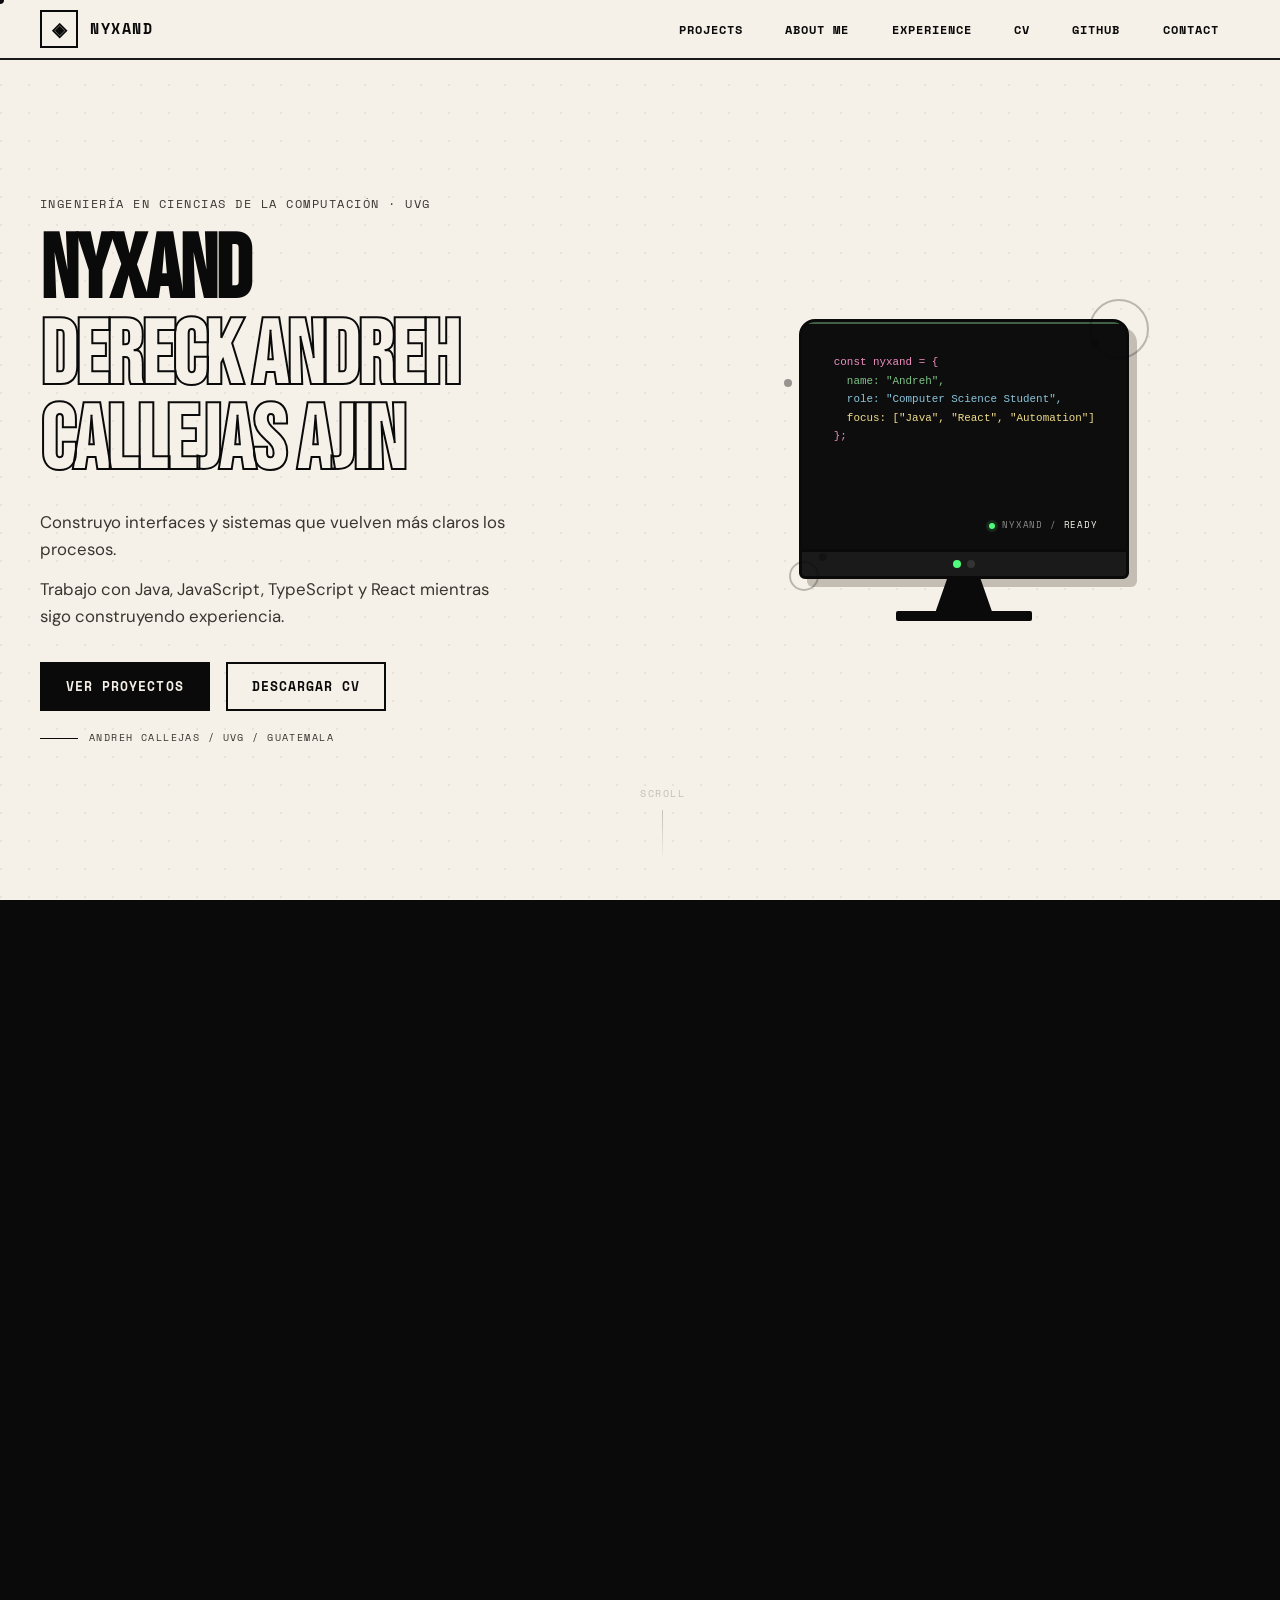
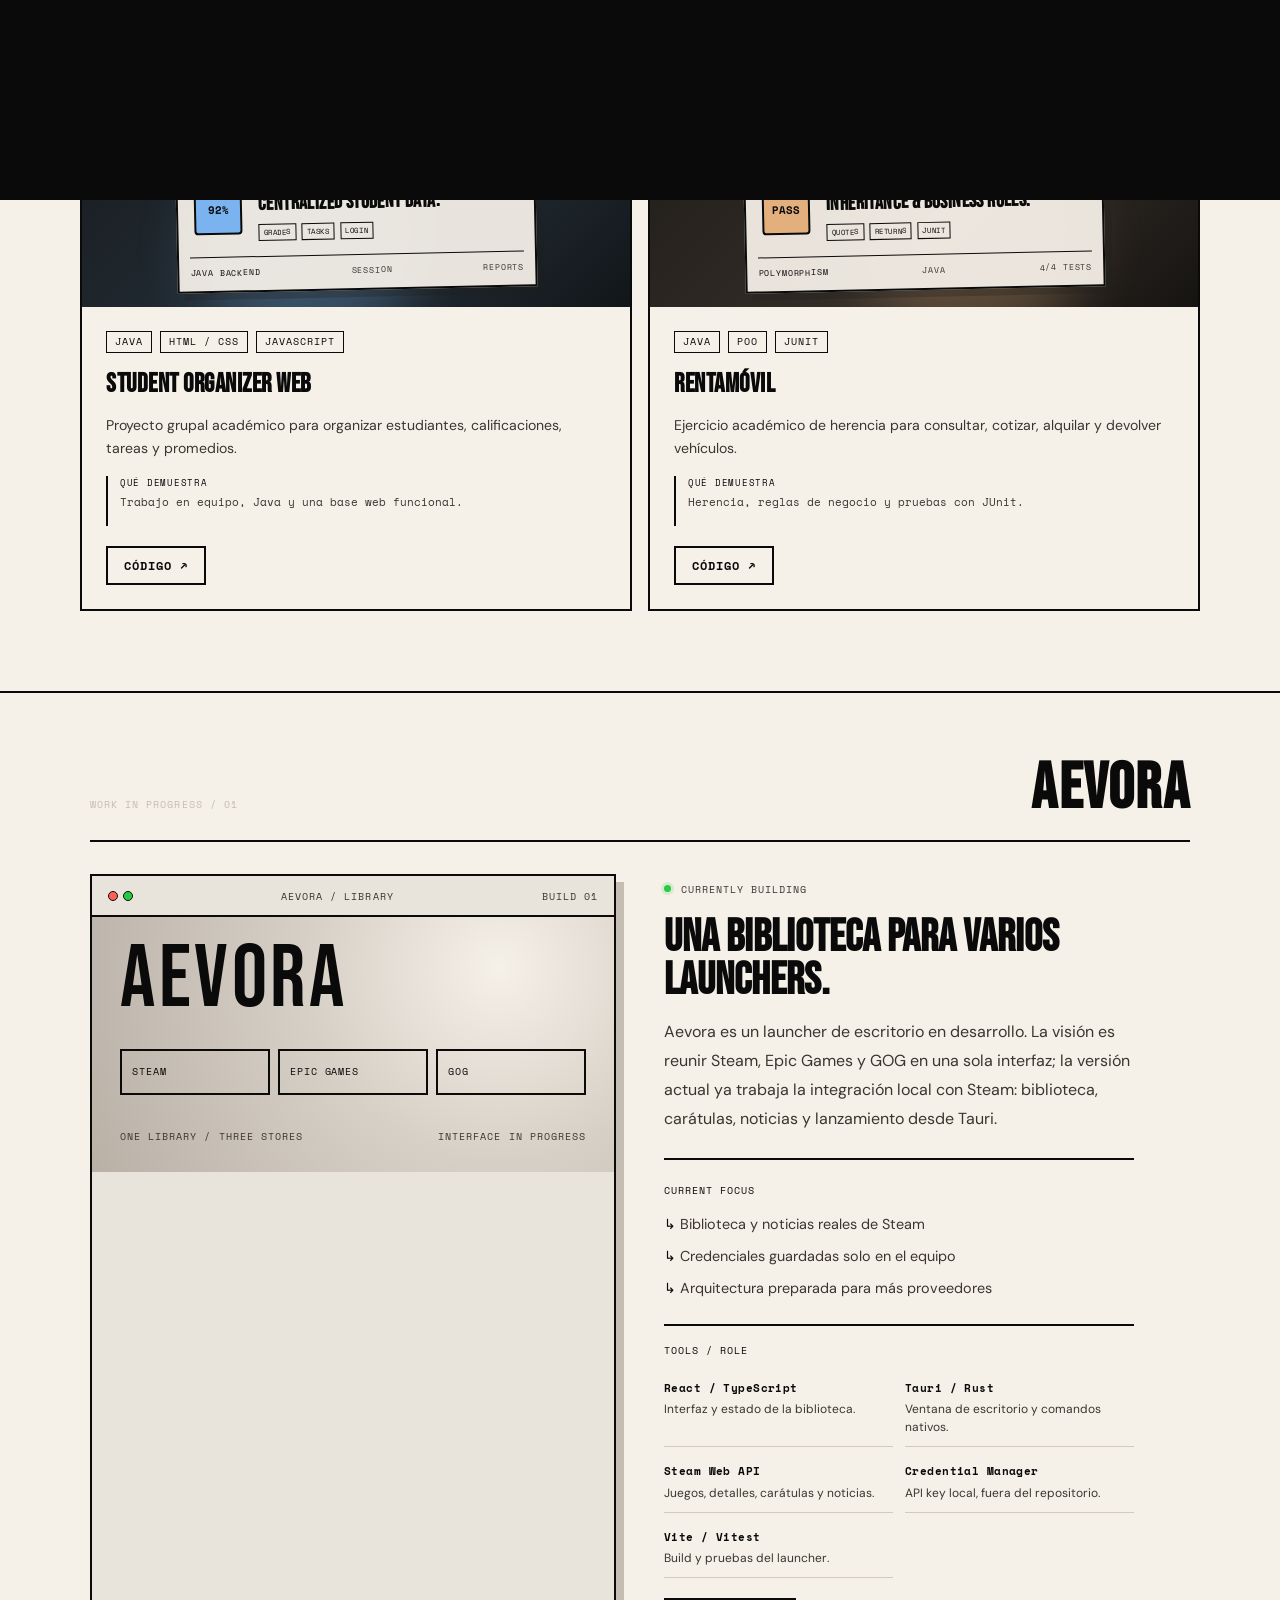
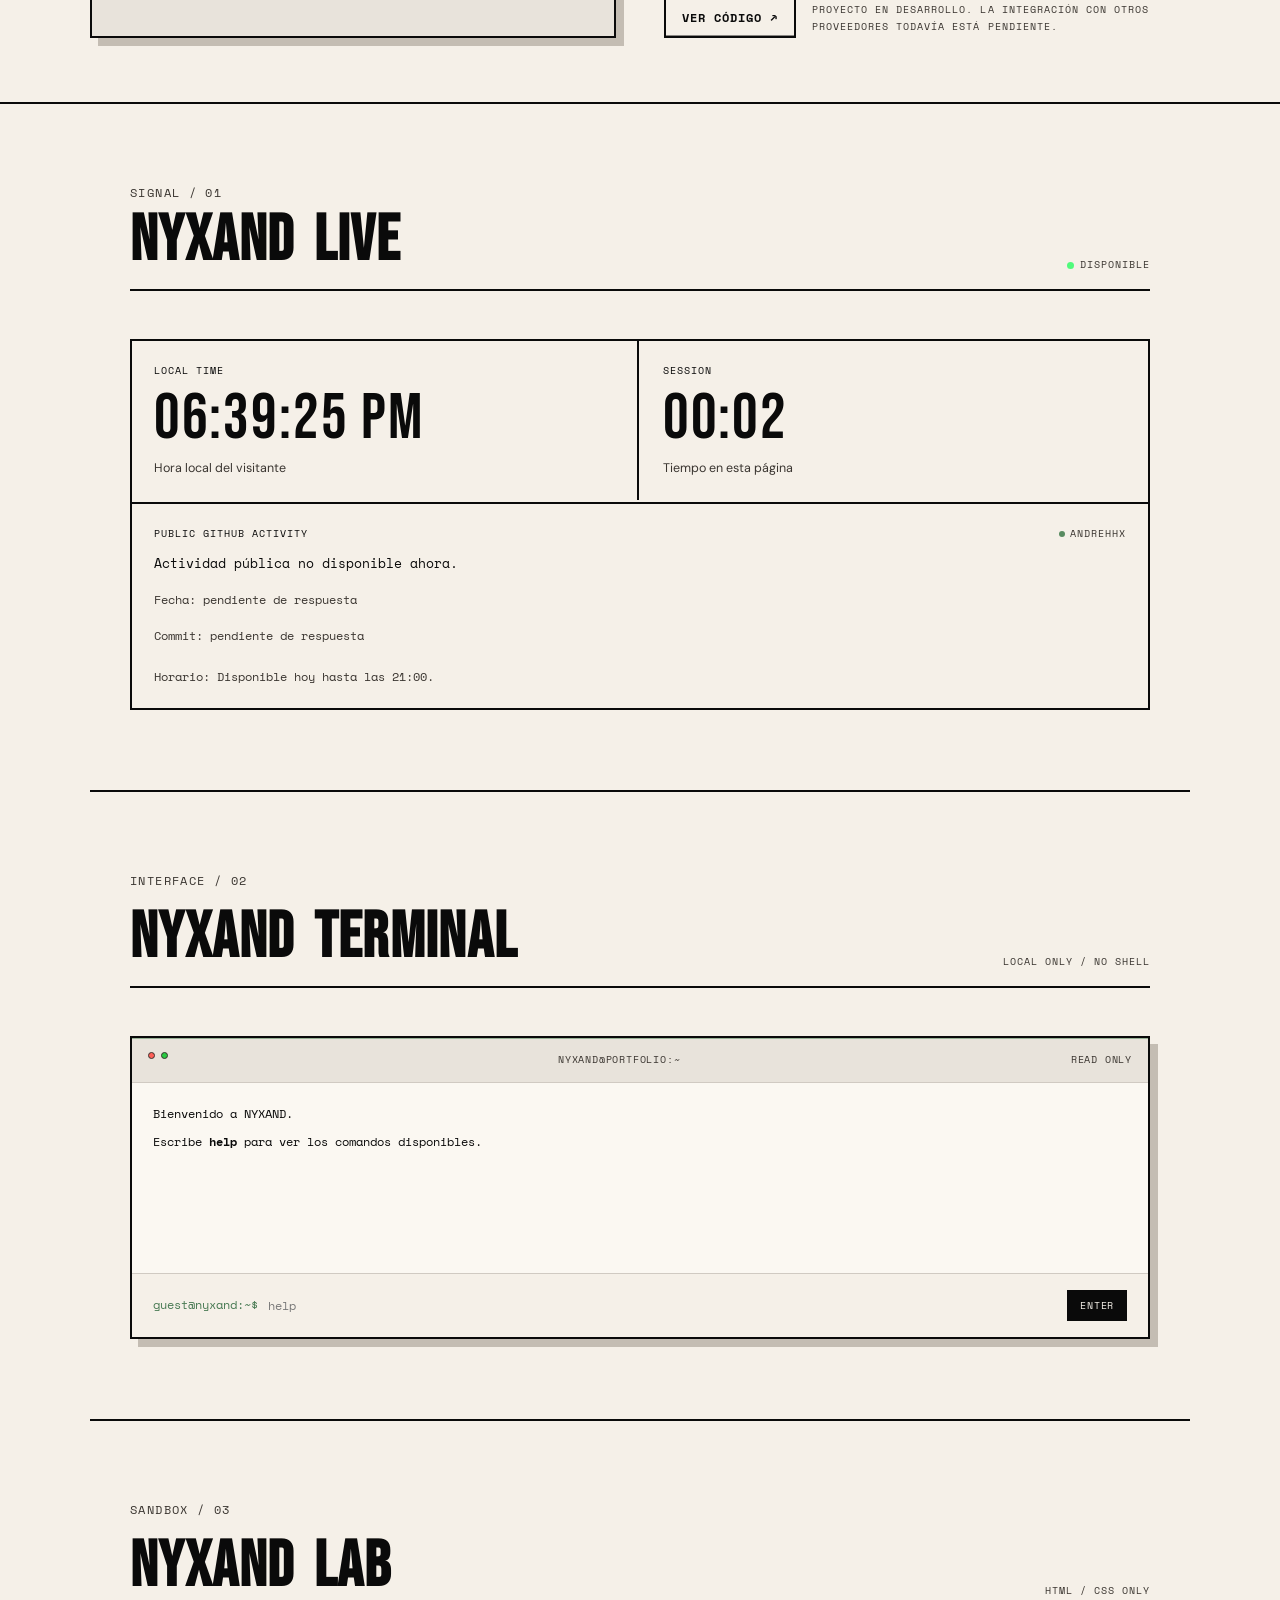
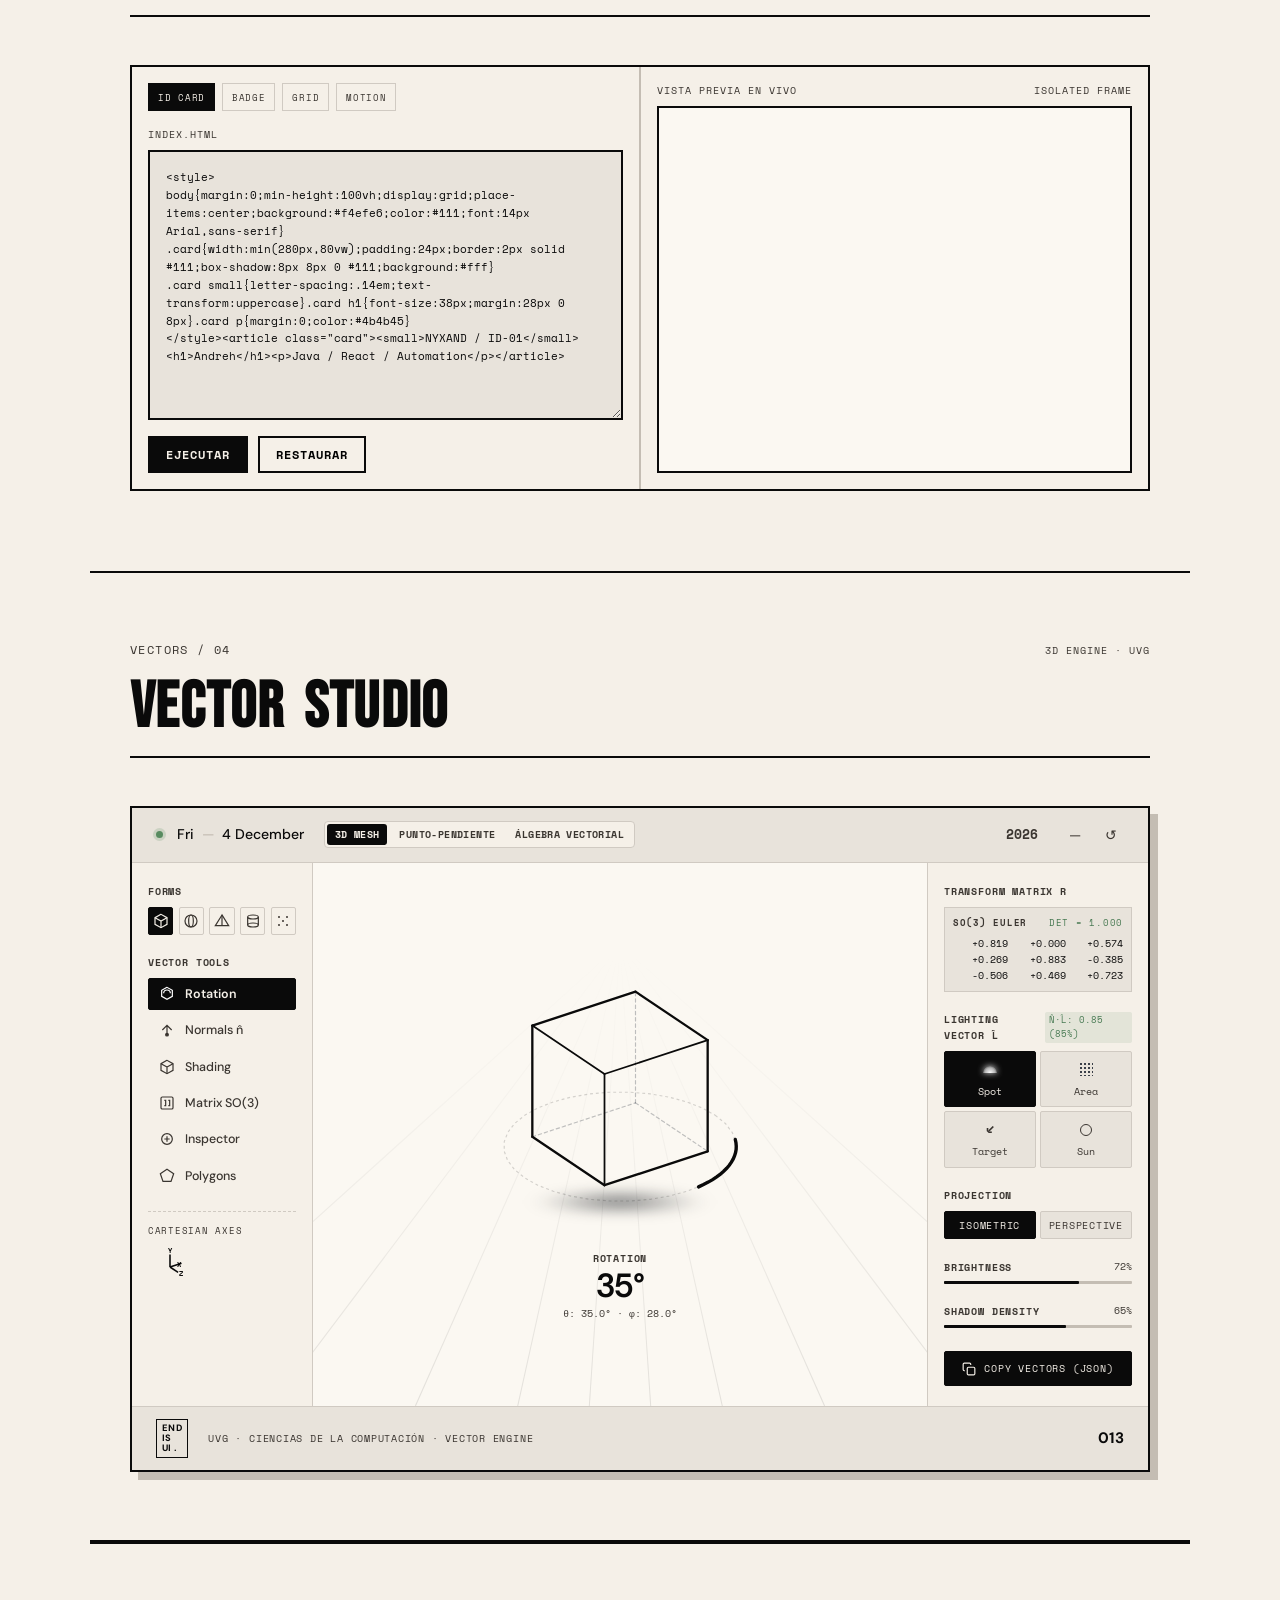
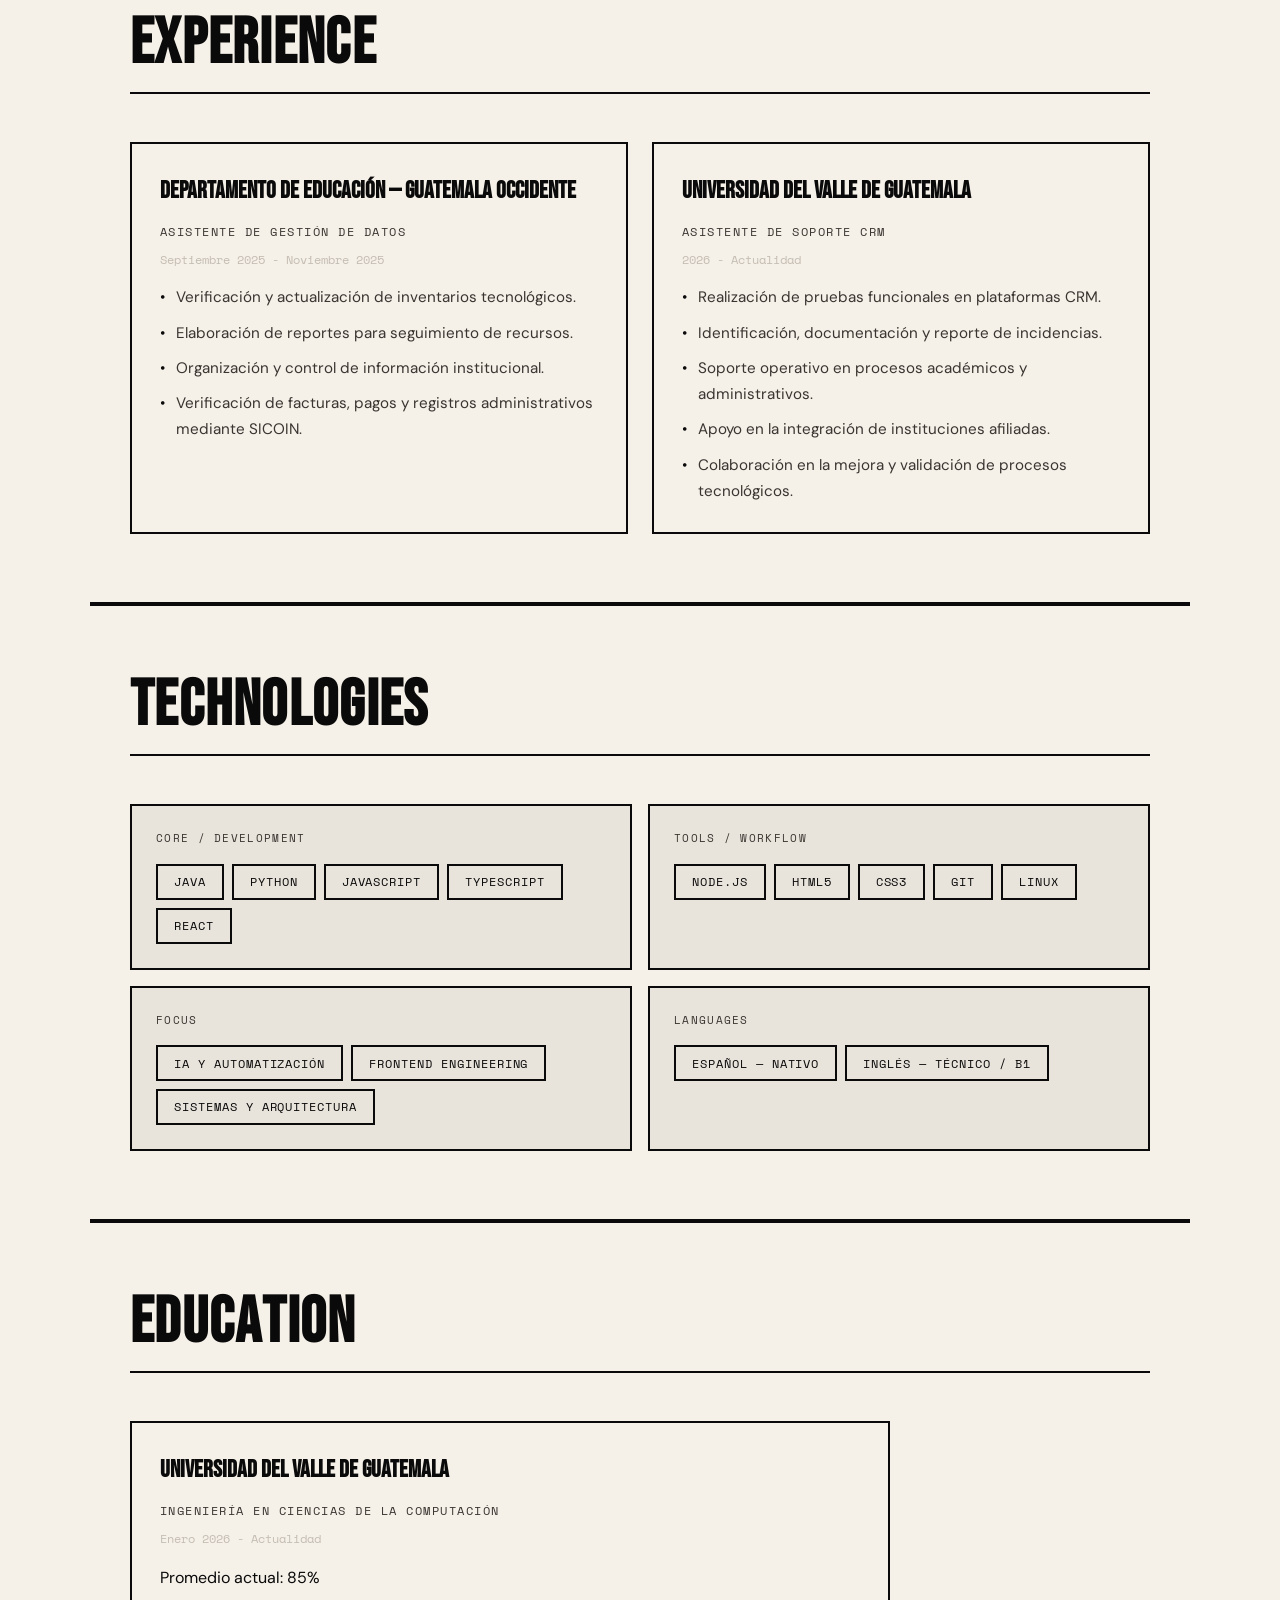
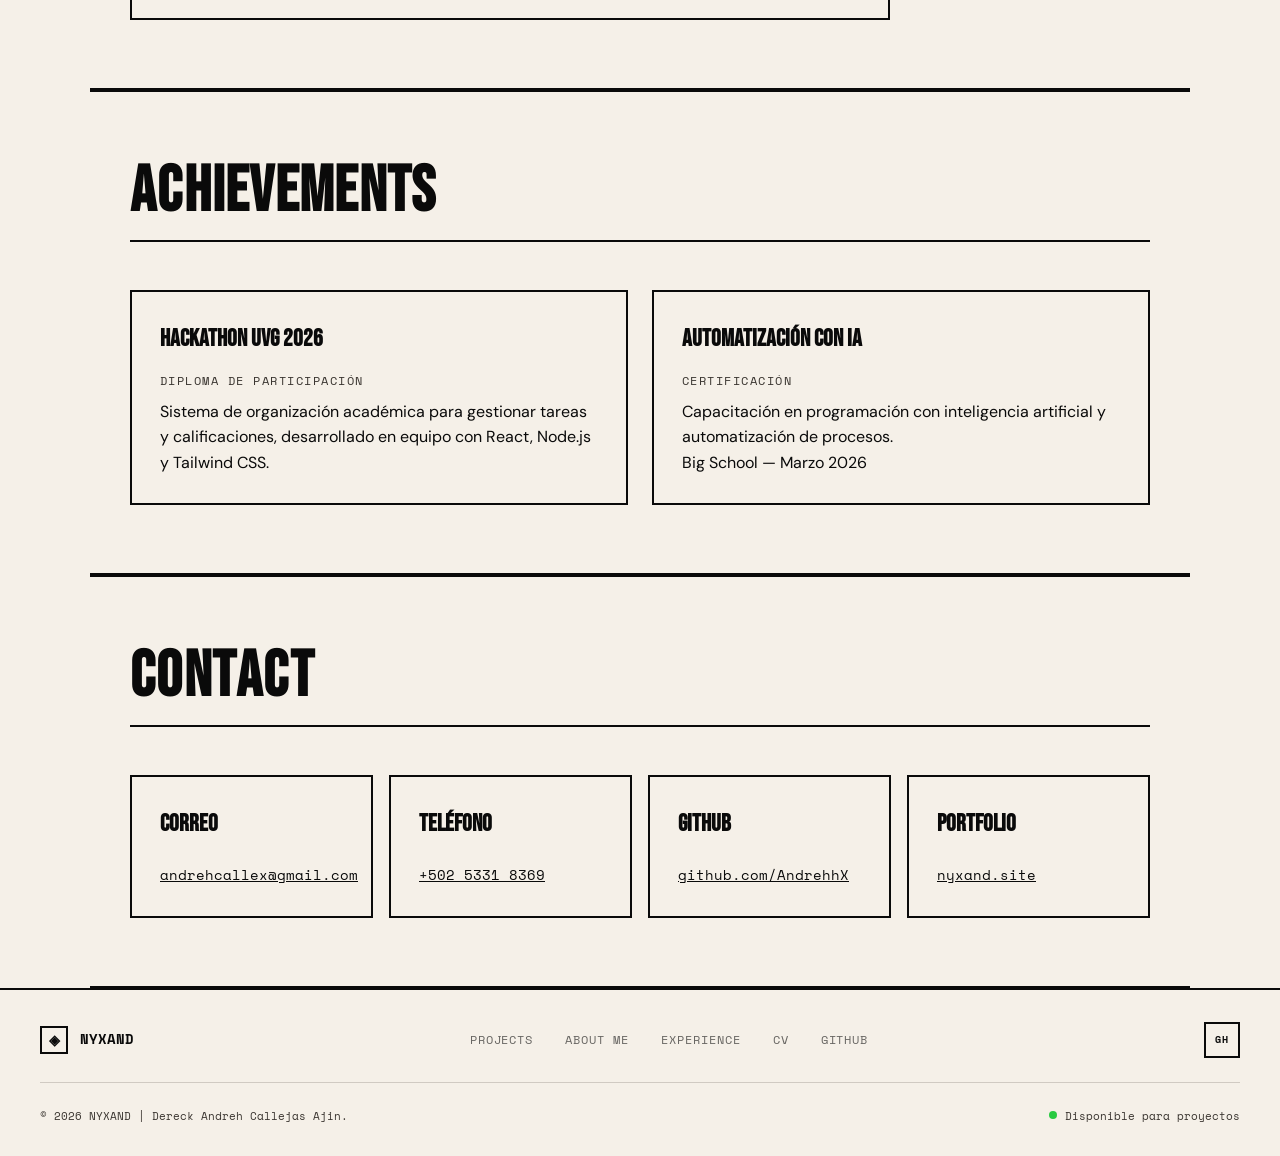
<file: index.html>
<!DOCTYPE html>
<html lang="es">
<head>
  <meta charset="UTF-8" />
  <meta name="viewport" content="width=device-width, initial-scale=1.0" />
  <title>NYXAND | Dereck Andreh Callejas Ajin</title>
  <link rel="icon" type="image/svg+xml" href="favicon.svg" />
  <meta name="description" content="Portafolio de Dereck Andreh Callejas Ajin, estudiante de Ingeniería en Ciencias de la Computación en UVG. Desarrollo de software y automatización." />
  <link rel="canonical" href="https://www.nyxand.site/" />
  <meta name="robots" content="index, follow" />
  <meta property="og:type" content="website" />
  <meta property="og:locale" content="es_GT" />
  <meta property="og:title" content="NYXAND | Dereck Andreh Callejas Ajin" />
  <meta property="og:description" content="Desarrollo de software y automatización." />
  <meta property="og:url" content="https://www.nyxand.site/" />
  <meta property="og:image" content="https://www.nyxand.site/og-image.svg" />
  <meta property="og:image:width" content="1200" />
  <meta property="og:image:height" content="630" />
  <meta name="twitter:card" content="summary" />
  <meta name="twitter:image" content="https://www.nyxand.site/og-image.svg" />
  <meta name="twitter:title" content="NYXAND | Dereck Andreh Callejas Ajin" />
  <meta name="twitter:description" content="Desarrollo de software y automatización." />
  <script type="application/ld+json">
  {
    "@context": "https://schema.org",
    "@type": "Person",
    "name": "Dereck Andreh Callejas Ajin",
    "url": "https://www.nyxand.site/",
    "sameAs": ["https://github.com/AndrehhX"],
    "jobTitle": "Computer Science Student",
    "affiliation": {
      "@type": "CollegeOrUniversity",
      "name": "Universidad del Valle de Guatemala"
    }
  }
  </script>
  <link rel="stylesheet" href="css/style.css" />
  <link rel="preconnect" href="https://fonts.googleapis.com" />
  <link rel="preconnect" href="https://fonts.gstatic.com" crossorigin />
  <link href="https://fonts.googleapis.com/css2?family=Space+Mono:ital,wght@0,400;0,700;1,400&family=Bebas+Neue&family=DM+Sans:wght@300;400;500;700&display=swap" rel="stylesheet" />
</head>
<body>

  <div class="site-loader" id="siteLoader" role="status" aria-label="Cargando NYXAND">
    <div class="loader-grid" aria-hidden="true"></div>
    <div class="loader-inner">
      <span class="loader-mark" aria-hidden="true">◈</span>
      <span class="loader-word">NYXAND</span>
      <div class="loader-rule" aria-hidden="true"><span id="loaderProgress"></span></div>
      <span class="loader-meta">DERECK ANDREH CALLEJAS / 2026</span>
    </div>
  </div>

  <!-- NAVBAR -->
  <nav class="navbar" id="navbar">
    <a href="#" class="nav-logo" aria-label="NYXAND Inicio">
      <div class="logo-box">
        <span class="logo-icon">◈</span>
      </div>
      <div class="nav-brand">
        <span class="brand-name">NYXAND</span>
      </div>
    </a>
    <ul class="nav-links">
      <li><a href="#projects" class="nav-link">Projects</a></li>
      <li><a href="pages/about.html" class="nav-link">About me</a></li>
      <li><a href="#experience" class="nav-link">Experience</a></li>
      <li><a href="CV/cv-andreh-callejas.pdf" target="_blank" rel="noopener noreferrer" class="nav-link" download>CV</a></li>
      <li><a href="https://github.com/AndrehhX" target="_blank" rel="noopener noreferrer" class="nav-link">GitHub</a></li>
      <li><a href="#contact" class="nav-link">Contact</a></li>
    </ul>
    <button class="hamburger" id="hamburger" aria-label="Menú" aria-expanded="false">
      <span></span><span></span><span></span>
    </button>
  </nav>

  <!-- MOBILE MENU -->
  <div class="mobile-menu" id="mobileMenu">
    <ul>
      <li><a href="#projects">Projects</a></li>
      <li><a href="pages/about.html">About me</a></li>
      <li><a href="#experience">Experience</a></li>
      <li><a href="CV/cv-andreh-callejas.pdf" target="_blank" rel="noopener noreferrer" download>CV</a></li>
      <li><a href="https://github.com/AndrehhX" target="_blank" rel="noopener noreferrer">GitHub</a></li>
      <li><a href="#contact">Contact</a></li>
    </ul>
  </div>

  <!-- HERO -->
  <section class="hero" id="hero">
    <div class="hero-content">
      <div class="hero-text">
        <p class="hero-eyebrow hero-reveal hero-reveal--1">Ingeniería en Ciencias de la Computación · UVG</p>
        <h1 class="hero-title hero-reveal hero-reveal--2">
          <span class="line">NYXAND</span>
          <span class="line accent">Dereck Andreh Callejas Ajin</span>
        </h1>
        <p class="hero-desc hero-reveal hero-reveal--3">
          Construyo interfaces y sistemas que vuelven más claros los procesos.
        </p>
        <p class="hero-desc hero-reveal hero-reveal--3">
          Trabajo con Java, JavaScript, TypeScript y React mientras sigo construyendo experiencia.
        </p>
        <div class="hero-ctas hero-reveal hero-reveal--4">
          <a href="#projects" class="btn btn-primary">Ver Proyectos</a>
          <a href="CV/cv-andreh-callejas.pdf" download class="btn btn-outline">Descargar CV</a>
        </div>
        <p class="hero-signature hero-reveal hero-reveal--5">ANDREH CALLEJAS / UVG / GUATEMALA</p>
      </div>
      <div class="hero-illustration hero-reveal hero-reveal--visual">
        <div class="monitor-wrapper" id="heroMonitor" role="button" tabindex="0" aria-expanded="false" aria-label="Abrir monitor NYXAND">
          <div class="monitor">
            <div class="monitor-screen">
              <pre class="monitor-code" aria-label="Fragmento de código de NYXAND"><code><span class="code-line code-keyword">const nyxand = {</span><span class="code-line code-property">  name: "Andreh",</span><span class="code-line code-property">  role: "Computer Science Student",</span><span class="code-line code-property">  focus: ["Java", "React", "Automation"]</span><span class="code-line code-keyword">};</span></code></pre>
              <div class="hero-signal" id="heroSignal" data-state="building" aria-live="polite">
                <span class="hero-signal-dot" aria-hidden="true"></span>
                <span>NYXAND / <strong data-signal-label>BUILDING</strong></span>
              </div>
            </div>
            <div class="monitor-chin">
              <div class="monitor-dot"></div>
              <div class="monitor-dot"></div>
            </div>
          </div>
          <div class="monitor-stand"></div>
          <div class="monitor-base"></div>
          <div class="deco-circle c1"></div>
          <div class="deco-circle c2"></div>
          <div class="deco-dot d1"></div>
          <div class="deco-dot d2"></div>
          <div class="deco-dot d3"></div>
        </div>
      </div>
    </div>
    <div class="scroll-indicator hero-reveal hero-reveal--6">
      <span>Scroll</span>
      <div class="scroll-line"></div>
    </div>
  </section>


  <!-- PROJECTS -->
  <section class="projects-section" id="projects">
    <div class="section-header">
      <h2 class="section-title reveal">Selected work</h2>
    </div>
    <div class="projects-grid">

      <article class="project-card project-card--orunei reveal-card" data-index="0">
        <div class="card-topbar">
          <span class="card-dots"><i></i><i></i></span>
          <span class="card-filename">orunei / social-anime</span>
          <span class="card-status">LIVE</span>
        </div>
        <div class="card-img-wrap">
          <div class="card-img orunei-visual">
            <div class="orunei-glow" aria-hidden="true"></div>
            <div class="orunei-window">
              <div class="orunei-window-top">
                <span>ORUNEI</span>
                <span>ANIME / SOCIAL</span>
              </div>
              <div class="orunei-window-body">
                <div class="orunei-avatar" aria-hidden="true">◈</div>
                <div class="orunei-copy">
                  <span>DISCOVER / ANIMELIST</span>
                  <strong>Find your next story.</strong>
                  <div class="orunei-tags"><i>LIST</i><i>NEWS</i><i>PROFILE</i></div>
                </div>
              </div>
              <div class="orunei-window-nav"><span>HOME</span><span>CATALOG</span><span>PROFILE</span></div>
            </div>
          </div>
        </div>
        <div class="card-body">
          <div class="card-tags">
            <span class="tag">React</span>
            <span class="tag">Supabase</span>
            <span class="tag">AniList</span>
          </div>
          <h3 class="card-title">Orunei</h3>
          <p class="card-desc">Plataforma social para descubrir anime, organizar tu AnimeList y compartir una identidad visual.</p>
          <p class="project-proof"><span>Qué demuestra</span> Producto funcional con catálogo live, recomendaciones, perfiles privados y capa social.</p>
          <div class="card-actions">
            <a href="https://github.com/AndrehhX/orunei" target="_blank" rel="noopener noreferrer" class="btn btn-sm">Código ↗</a>
            <a href="https://orunei.fun" target="_blank" rel="noopener noreferrer" class="btn btn-sm btn-outline">Demo en vivo ↗</a>
          </div>
        </div>
      </article>

      <article class="project-card reveal-card" data-index="1">
        <div class="card-topbar">
          <span class="card-dots"><i></i><i></i></span>
          <span class="card-filename">mono-motion</span>
        </div>
        <div class="card-img-wrap">
          <div class="card-img motion-visual">
            <div class="motion-glow" aria-hidden="true"></div>
            <div class="project-mini-window">
              <div class="mini-window-top">
                <span>MONO-MOTION</span>
                <span>KINETIC / GSAP</span>
              </div>
              <div class="mini-window-body">
                <div class="mini-avatar" aria-hidden="true">60fps</div>
                <div class="mini-copy">
                  <span>EDITORIAL / INTERFACE</span>
                  <strong>Fluid typography in motion.</strong>
                  <div class="mini-tags"><i>EASING</i><i>STAGGER</i><i>SCROLL</i></div>
                </div>
              </div>
              <div class="mini-window-nav"><span>TRANSITIONS</span><span>REACT + TS</span><span>SPRING</span></div>
            </div>
          </div>
        </div>
        <div class="card-body">
          <div class="card-tags">
            <span class="tag">React</span>
            <span class="tag">TypeScript</span>
            <span class="tag">GSAP</span>
          </div>
          <h3 class="card-title">Mono Motion</h3>
          <p class="card-desc">Experimento editorial de frontend con tipografía, composición y transiciones interactivas.</p>
          <p class="project-proof"><span>Qué demuestra</span> Composición de interfaz y control del movimiento.</p>
          <div class="card-actions">
            <a href="https://github.com/AndrehhX/mono-motion" target="_blank" rel="noopener noreferrer" class="btn btn-sm">Código ↗</a>
          </div>
        </div>
      </article>

      <article class="project-card reveal-card" data-index="2">
        <div class="card-topbar">
          <span class="card-dots"><i></i><i></i></span>
          <span class="card-filename">student-organizer-web</span>
        </div>
        <div class="card-img-wrap">
          <div class="card-img student-visual">
            <div class="student-glow" aria-hidden="true"></div>
            <div class="project-mini-window">
              <div class="mini-window-top">
                <span>STUDENT-ORG</span>
                <span>DASHBOARD / ACADEMIC</span>
              </div>
              <div class="mini-window-body">
                <div class="mini-avatar" aria-hidden="true">92%</div>
                <div class="mini-copy">
                  <span>METRICS / WORKFLOW</span>
                  <strong>Centralized student data.</strong>
                  <div class="mini-tags"><i>GRADES</i><i>TASKS</i><i>LOGIN</i></div>
                </div>
              </div>
              <div class="mini-window-nav"><span>JAVA BACKEND</span><span>SESSION</span><span>REPORTS</span></div>
            </div>
          </div>
        </div>
        <div class="card-body">
          <div class="card-tags">
            <span class="tag">Java</span>
            <span class="tag">HTML / CSS</span>
            <span class="tag">JavaScript</span>
          </div>
          <h3 class="card-title">Student Organizer Web</h3>
          <p class="card-desc">Proyecto grupal académico para organizar estudiantes, calificaciones, tareas y promedios.</p>
          <p class="project-proof"><span>Qué demuestra</span> Trabajo en equipo, Java y una base web funcional.</p>
          <div class="card-actions">
            <a href="https://github.com/AndrehhX/Student-Organizer-Web" target="_blank" rel="noopener noreferrer" class="btn btn-sm">Código ↗</a>
          </div>
        </div>
      </article>

      <article class="project-card reveal-card" data-index="3">
        <div class="card-topbar">
          <span class="card-dots"><i></i><i></i></span>
          <span class="card-filename">poo-ejercicio-4-rentamovil</span>
        </div>
        <div class="card-img-wrap">
          <div class="card-img renta-visual">
            <div class="renta-glow" aria-hidden="true"></div>
            <div class="project-mini-window">
              <div class="mini-window-top">
                <span>RENTAMOVIL</span>
                <span>POO / JUNIT</span>
              </div>
              <div class="mini-window-body">
                <div class="mini-avatar" aria-hidden="true">PASS</div>
                <div class="mini-copy">
                  <span>VEHICLE RENTAL / ENGINE</span>
                  <strong>Inheritance &amp; business rules.</strong>
                  <div class="mini-tags"><i>QUOTES</i><i>RETURNS</i><i>JUNIT</i></div>
                </div>
              </div>
              <div class="mini-window-nav"><span>POLYMORPHISM</span><span>JAVA</span><span>4/4 TESTS</span></div>
            </div>
          </div>
        </div>
        <div class="card-body">
          <div class="card-tags">
            <span class="tag">Java</span>
            <span class="tag">POO</span>
            <span class="tag">JUnit</span>
          </div>
          <h3 class="card-title">RentaMóvil</h3>
          <p class="card-desc">Ejercicio académico de herencia para consultar, cotizar, alquilar y devolver vehículos.</p>
          <p class="project-proof"><span>Qué demuestra</span> Herencia, reglas de negocio y pruebas con JUnit.</p>
          <div class="card-actions">
            <a href="https://github.com/AndrehhX/POO-Ejercicio-4-RentaMovil" target="_blank" rel="noopener noreferrer" class="btn btn-sm">Código ↗</a>
          </div>
        </div>
      </article>

    </div>
  </section>

  <!-- WORK IN PROGRESS -->
  <section class="work-in-progress" id="work-in-progress">
    <div class="section-header wip-header">
      <p class="wip-kicker reveal">Work in progress / 01</p>
      <h2 class="section-title reveal">AEVORA</h2>
    </div>
    <div class="wip-layout">
      <div class="wip-visual reveal" aria-label="Vista previa visual de Aevora">
        <div class="wip-window">
          <div class="wip-window-bar">
            <span class="card-dots"><i></i><i></i></span>
            <span>aevora / library</span>
            <span>BUILD 01</span>
          </div>
          <div class="wip-window-body">
            <div class="wip-wordmark">AEVORA</div>
            <div class="wip-library-grid">
              <span>STEAM</span>
              <span>EPIC GAMES</span>
              <span>GOG</span>
            </div>
            <div class="wip-window-footer">
              <span>ONE LIBRARY / THREE STORES</span>
              <span>INTERFACE IN PROGRESS</span>
            </div>
          </div>
        </div>
      </div>
      <div class="wip-copy reveal">
        <div class="wip-status"><span class="build-pulse"></span> Currently building</div>
        <h3>Una biblioteca para varios launchers.</h3>
        <p>Aevora es un launcher de escritorio en desarrollo. La visión es reunir Steam, Epic Games y GOG en una sola interfaz; la versión actual ya trabaja la integración local con Steam: biblioteca, carátulas, noticias y lanzamiento desde Tauri.</p>
        <div class="wip-focus">
          <span>Current focus</span>
          <ul>
            <li>Biblioteca y noticias reales de Steam</li>
            <li>Credenciales guardadas solo en el equipo</li>
            <li>Arquitectura preparada para más proveedores</li>
          </ul>
        </div>
        <div class="wip-stack">
          <span class="wip-stack-label">Tools / role</span>
          <div class="wip-stack-grid">
            <div class="wip-stack-item"><strong>React / TypeScript</strong><span>Interfaz y estado de la biblioteca.</span></div>
            <div class="wip-stack-item"><strong>Tauri / Rust</strong><span>Ventana de escritorio y comandos nativos.</span></div>
            <div class="wip-stack-item"><strong>Steam Web API</strong><span>Juegos, detalles, carátulas y noticias.</span></div>
            <div class="wip-stack-item"><strong>Credential Manager</strong><span>API key local, fuera del repositorio.</span></div>
            <div class="wip-stack-item"><strong>Vite / Vitest</strong><span>Build y pruebas del launcher.</span></div>
          </div>
        </div>
        <div class="wip-actions">
          <a class="btn btn-sm btn-outline" href="https://github.com/AndrehhX/Aevora" target="_blank" rel="noreferrer">Ver código ↗</a>
          <p class="wip-note">Proyecto en desarrollo. La integración con otros proveedores todavía está pendiente.</p>
        </div>
      </div>
    </div>
  </section>

  <!-- LIVE STATUS -->
  <section class="live-status-section" id="live-status" data-state="loading">
    <div class="section-header status-header">
      <div>
        <p class="section-label">Signal / 01</p>
        <h2 class="section-title reveal">NYXAND live</h2>
      </div>
      <span class="status-state" data-status-label>Checking schedule</span>
    </div>
    <div class="status-grid">
      <article class="status-card status-card--1 reveal-card">
        <span class="status-kicker">Local time</span>
        <strong id="localTime">--:--:--</strong>
        <span>Hora local del visitante</span>
      </article>
      <article class="status-card status-card--2 reveal-card">
        <span class="status-kicker">Session</span>
        <strong id="pageTime">00:00</strong>
        <span>Tiempo en esta página</span>
      </article>
      <article class="status-card status-card-wide status-card--3 reveal-card">
        <div class="status-card-heading">
          <span class="status-kicker">Public GitHub activity</span>
          <span class="status-signal"><i></i> AndrehhX</span>
        </div>
        <p id="githubActivity">Consultando actividad pública…</p>
        <p id="githubEventTime" class="status-meta">Fecha del evento: consultando…</p>
        <p id="githubEventMessage" class="status-meta">Commit: consultando…</p>
        <p id="availabilityStatus" class="status-availability" aria-live="polite">Horario: consultando disponibilidad...</p>
      </article>
    </div>
  </section>

  <!-- NYXAND TERMINAL -->
  <section class="terminal-section" id="nyxand-terminal">
    <div class="section-header terminal-header">
      <div>
        <p class="section-label">Interface / 02</p>
        <h2 class="section-title reveal">NYXAND terminal</h2>
      </div>
      <span class="terminal-note">local only / no shell</span>
    </div>
    <div class="terminal-window">
      <div class="terminal-bar">
        <span class="card-dots"><i></i><i></i></span>
        <span>nyxand@portfolio:~</span>
        <span>read only</span>
      </div>
      <div class="terminal-output" id="terminalOutput" aria-live="polite" role="log">
        <p>Bienvenido a NYXAND.</p>
        <p>Escribe <strong>help</strong> para ver los comandos disponibles.</p>
      </div>
      <form class="terminal-form" id="terminalForm">
        <label for="terminalInput">guest@nyxand:~$</label>
        <input id="terminalInput" name="command" type="text" maxlength="80" autocomplete="off" spellcheck="false" aria-label="Comando de terminal" placeholder="help" />
        <button type="submit" class="terminal-submit">Enter</button>
      </form>
    </div>
  </section>

  <!-- NYXAND LABORATORY -->
  <section class="lab-section" id="nyxand-lab">
    <div class="section-header lab-header">
      <div>
        <p class="section-label">Sandbox / 03</p>
        <h2 class="section-title reveal">NYXAND lab</h2>
      </div>
      <span class="lab-note">HTML / CSS only</span>
    </div>
    <div class="lab-layout">
      <div class="lab-editor-panel">
        <div class="lab-tabs" role="tablist" aria-label="Ejemplos del laboratorio">
          <button type="button" class="lab-tab is-active" data-starter="card">ID CARD</button>
          <button type="button" class="lab-tab" data-starter="badge">BADGE</button>
          <button type="button" class="lab-tab" data-starter="grid">GRID</button>
          <button type="button" class="lab-tab" data-starter="motion">MOTION</button>
        </div>
        <label class="lab-editor-label" for="labEditor">index.html</label>
        <textarea id="labEditor" spellcheck="false" aria-label="Editor HTML y CSS"></textarea>
        <div class="lab-actions">
          <button type="button" class="btn btn-sm btn-primary" id="labRun">Ejecutar</button>
          <button type="button" class="btn btn-sm btn-outline" id="labReset">Restaurar</button>
        </div>
      </div>
      <div class="lab-preview-panel">
        <div class="lab-preview-topline">
          <span>Vista previa en vivo</span>
          <span>isolated frame</span>
        </div>
        <iframe id="labPreview" title="Vista previa del laboratorio NYXAND" sandbox></iframe>
      </div>
    </div>
  </section>

  <!-- NYXAND 3D VECTOR STUDIO -->
  <section class="vector-studio-section" id="vector-studio">
    <div class="section-header vector-header">
      <div>
        <p class="section-label">Vectors / 04</p>
        <h2 class="section-title reveal">Vector studio</h2>
      </div>
      <span class="vector-note">3D engine · UVG</span>
    </div>

    <div class="vector-window" id="vectorWindow">
      <!-- Window Top Header Bar -->
      <header class="v-header">
        <div class="v-header-left">
          <span class="v-status-dot" aria-hidden="true"></span>
          <div class="v-date" id="vDateDisplay"><span id="vDayName">Fri</span> <span class="v-dash">—</span> <span id="vDateStr">23 October</span></div>
          <div class="v-mode-tabs" role="tablist" aria-label="Modos Vector Studio">
            <button type="button" class="v-mode-tab is-active" data-mode="3d-mesh" data-vmode="3d-mesh" role="tab" aria-selected="true">3D Mesh</button>
            <button type="button" class="v-mode-tab" data-mode="line-slope" data-vmode="line-slope" role="tab" aria-selected="false">Punto-Pendiente</button>
            <button type="button" class="v-mode-tab" data-mode="vector-ops" data-vmode="vector-ops" role="tab" aria-selected="false">Álgebra Vectorial</button>
          </div>
        </div>
        <div class="v-controls">
          <span class="v-year" id="vYearDisplay">2026</span>
          <div class="v-window-actions">
            <button type="button" class="v-btn-icon" id="vMinBtn" aria-label="Minimize">—</button>
            <button type="button" class="v-btn-icon" id="vResetBtn" aria-label="Reset to default">↺</button>
          </div>
        </div>
      </header>

      <!-- Main Canvas Stage Layout -->
      <div class="v-stage-layout">
        
        <!-- Left Toolbar: Forms & Vector Tools -->
        <aside class="v-sidebar-left">
          <!-- Pane 1: 3D Mesh Mode -->
          <div class="v-pane v-pane-mesh" id="vPaneMesh">
            <div class="v-group">
              <span class="v-label">Forms</span>
              <div class="v-forms-row">
                <button type="button" class="v-form-btn is-active" data-form="cube" aria-label="Cube form" title="Cube (8 vertices, 12 edges, 6 faces)">
                  <svg viewBox="0 0 24 24" fill="none" stroke="currentColor" stroke-width="1.8"><path d="M12 2L3 7v10l9 5 9-5V7l-9-5z"/><path d="M12 22V12M21 7l-9 5-9-5"/></svg>
                </button>
                <button type="button" class="v-form-btn" data-form="sphere" aria-label="Sphere form" title="Sphere (Geodesic Rings)">
                  <svg viewBox="0 0 24 24" fill="none" stroke="currentColor" stroke-width="1.8"><circle cx="12" cy="12" r="9"/><ellipse cx="12" cy="12" rx="3.5" ry="9"/></svg>
                </button>
                <button type="button" class="v-form-btn" data-form="pyramid" aria-label="Pyramid form" title="Pyramid (5 vertices, 8 edges)">
                  <svg viewBox="0 0 24 24" fill="none" stroke="currentColor" stroke-width="1.8"><path d="M12 3L2 19h20L12 3z"/><path d="M12 3v16"/></svg>
                </button>
                <button type="button" class="v-form-btn" data-form="cylinder" aria-label="Cylinder form" title="Cylinder (32 vertices, 36 edges)">
                  <svg viewBox="0 0 24 24" fill="none" stroke="currentColor" stroke-width="1.8"><ellipse cx="12" cy="6" rx="8" ry="3"/><ellipse cx="12" cy="18" rx="8" ry="3"/><path d="M4 6v12M20 6v12"/></svg>
                </button>
                <button type="button" class="v-form-btn" data-form="points" aria-label="Points cloud" title="Vector Point Matrix 3x3x3">
                  <svg viewBox="0 0 24 24" fill="currentColor"><circle cx="6" cy="6" r="1.5"/><circle cx="18" cy="6" r="1.5"/><circle cx="12" cy="12" r="1.5"/><circle cx="6" cy="18" r="1.5"/><circle cx="18" cy="18" r="1.5"/></svg>
                </button>
              </div>
            </div>

            <div class="v-group">
              <span class="v-label">Vector Tools</span>
              <div class="v-tools-list">
                <button type="button" class="v-tool-btn is-active" data-tool="rotation" title="Rotación orbital libre 3D">
                  <svg class="v-tool-icon" viewBox="0 0 24 24" fill="none" stroke="currentColor" stroke-width="1.8"><path d="M12 2L4 6.5v9L12 20l8-4.5v-9L12 2z"/><path d="M7 11a5 5 0 0 1 10 0"/></svg>
                  <span>Rotation</span>
                </button>
                <button type="button" class="v-tool-btn" data-tool="normals" title="Vectores normales perpendiculares n̂ a cada cara">
                  <svg class="v-tool-icon" viewBox="0 0 24 24" fill="none" stroke="currentColor" stroke-width="1.8"><path d="M12 19V5M5 12l7-7 7 7"/><circle cx="12" cy="19" r="2" fill="currentColor"/></svg>
                  <span>Normals n̂</span>
                </button>
                <button type="button" class="v-tool-btn" data-tool="shading" title="Sombreado difuso de Lambert (N̂ · L̂)">
                  <svg class="v-tool-icon" viewBox="0 0 24 24" fill="none" stroke="currentColor" stroke-width="1.8"><path d="M12 2L3 7v10l9 5 9-5V7l-9-5z"/><path d="M12 12l9-5M12 12v10M12 12L3 7"/></svg>
                  <span>Shading</span>
                </button>
                <button type="button" class="v-tool-btn" data-tool="matrix" title="Visualizador de matrices de rotación SO(3)">
                  <svg class="v-tool-icon" viewBox="0 0 24 24" fill="none" stroke="currentColor" stroke-width="1.8"><rect x="3" y="3" width="18" height="18" rx="2"/><path d="M8 8h2v8H8M14 8h2v8h-2"/></svg>
                  <span>Matrix SO(3)</span>
                </button>
                <button type="button" class="v-tool-btn" data-tool="inspector" title="Inspector de coordenadas y magnitud de vértices [x,y,z]">
                  <svg class="v-tool-icon" viewBox="0 0 24 24" fill="none" stroke="currentColor" stroke-width="1.8"><circle cx="12" cy="12" r="8"/><path d="M12 8v8M8 12h8"/></svg>
                  <span>Inspector</span>
                </button>
                <button type="button" class="v-tool-btn" data-tool="polygons" title="Malla de polígonos y wireframe">
                  <svg class="v-tool-icon" viewBox="0 0 24 24" fill="none" stroke="currentColor" stroke-width="1.8"><polygon points="12 2 22 8.5 18 20 6 20 2 8.5 12 2"/></svg>
                  <span>Polygons</span>
                </button>
              </div>
            </div>

            <!-- Tripod Coordinate Axes -->
            <div class="v-axis-widget" title="Ejes de coordenadas 3D del espacio cartesiano">
              <span class="v-axis-label">Cartesian Axes</span>
              <svg viewBox="0 0 50 50" class="v-axis-svg">
                <line x1="25" y1="25" x2="25" y2="7" stroke="#0a0a0a" stroke-width="1.8" />
                <text x="25" y="5" font-size="8" text-anchor="middle" font-family="'Space Mono', monospace" font-weight="700">Y</text>
                <line x1="25" y1="25" x2="9" y2="35" stroke="#0a0a0a" stroke-width="1.8" />
                <text x="6" y="40" font-size="8" text-anchor="middle" font-family="'Space Mono', monospace" font-weight="700">X</text>
                <line x1="25" y1="25" x2="41" y2="35" stroke="#0a0a0a" stroke-width="1.8" />
                <text x="44" y="40" font-size="8" text-anchor="middle" font-family="'Space Mono', monospace" font-weight="700">Z</text>
              </svg>
            </div>
          </div>

          <!-- Pane 2: Punto-Pendiente & Ecuación Recta Mode -->
          <div class="v-pane v-pane-line" id="vPaneLine" hidden>
            <div class="v-group">
              <span class="v-label">Modo Recta</span>
              <div class="v-submode-toggle">
                <button type="button" class="v-submode-btn is-active" id="subModePointsBtn" data-linemode="points" title="Recta por 2 puntos">2 Puntos</button>
                <button type="button" class="v-submode-btn" id="subModeSlopeBtn" data-linemode="slope" title="Punto y Pendiente m (2D)">Pto-Pendiente</button>
              </div>
            </div>

            <div class="v-group">
              <span class="v-label">Punto P₁ (x, y, z)</span>
              <div class="v-coord-row">
                <div class="v-coord-field"><label>X₁</label><input type="number" step="any" id="p1X" value="2" class="v-input-coord" /></div>
                <div class="v-coord-field"><label>Y₁</label><input type="number" step="any" id="p1Y" value="-1" class="v-input-coord" /></div>
                <div class="v-coord-field" id="p1ZWrap"><label>Z₁</label><input type="number" step="any" id="p1Z" value="3" class="v-input-coord" /></div>
              </div>
            </div>

            <div class="v-group" id="p2Group">
              <span class="v-label">Punto P₂ (x, y, z)</span>
              <div class="v-coord-row">
                <div class="v-coord-field"><label>X₂</label><input type="number" step="any" id="p2X" value="5" class="v-input-coord" /></div>
                <div class="v-coord-field"><label>Y₂</label><input type="number" step="any" id="p2Y" value="4" class="v-input-coord" /></div>
                <div class="v-coord-field" id="p2ZWrap"><label>Z₂</label><input type="number" step="any" id="p2Z" value="1" class="v-input-coord" /></div>
              </div>
            </div>

            <div class="v-group" id="slopeGroup" hidden style="display: none;">
              <span class="v-label">Pendiente m (Δy / Δx)</span>
              <div class="v-coord-row">
                <input type="text" id="slopeInput" value="-3/4" class="v-input-coord v-input-full" placeholder="-3/4 o -0.75" />
              </div>
            </div>

            <div class="v-group">
              <span class="v-label">Cargar Ejercicio Típico</span>
              <select id="vLinePresetSelect" class="v-preset-select" aria-label="Seleccionar ejercicio típico de recta">
                <option value="" disabled selected>— Cargar ejercicio —</option>
                <option value="1">1. Recta 3D: P₁(2,-1,3) a P₂(5,4,1)</option>
                <option value="2">2. Punto-Pendiente: P(3,4) con m = -3/4</option>
                <option value="3">3. Recta Intersección: P(0,3) con m = 1.5</option>
                <option value="4">4. Recta Simétrica: P₁(-3,2) a P₂(3,-2)</option>
              </select>
            </div>
          </div>

          <!-- Pane 3: Álgebra Vectorial Mode (A y B) -->
          <div class="v-pane v-pane-vecs" id="vPaneVecs" hidden>
            <div class="v-group">
              <div class="v-label-row">
                <span class="v-label">Vector A ⟨x, y, z⟩</span>
                <span class="v-color-dot dot-a" title="Vector A (Azul)"></span>
              </div>
              <div class="v-coord-row">
                <div class="v-coord-field"><label>Aₓ</label><input type="number" step="any" id="vAx" value="3" class="v-input-coord" /></div>
                <div class="v-coord-field"><label>Aᵧ</label><input type="number" step="any" id="vAy" value="-2" class="v-input-coord" /></div>
                <div class="v-coord-field"><label>A_z</label><input type="number" step="any" id="vAz" value="2" class="v-input-coord" /></div>
              </div>
            </div>

            <div class="v-group">
              <div class="v-label-row">
                <span class="v-label">Vector B ⟨x, y, z⟩</span>
                <span class="v-color-dot dot-b" title="Vector B (Ámbar)"></span>
              </div>
              <div class="v-coord-row">
                <div class="v-coord-field"><label>Bₓ</label><input type="number" step="any" id="vBx" value="2" class="v-input-coord" /></div>
                <div class="v-coord-field"><label>Bᵧ</label><input type="number" step="any" id="vBy" value="0" class="v-input-coord" /></div>
                <div class="v-coord-field"><label>B_z</label><input type="number" step="any" id="vBz" value="-1" class="v-input-coord" /></div>
              </div>
            </div>

            <div class="v-group">
              <span class="v-label">Multiplicadores Escalares</span>
              <div class="v-coord-row">
                <div class="v-coord-field"><label>Escalar k_A</label><input type="number" step="any" id="vKa" value="1" class="v-input-coord" /></div>
                <div class="v-coord-field"><label>Escalar k_B</label><input type="number" step="any" id="vKb" value="1" class="v-input-coord" /></div>
              </div>
            </div>

            <div class="v-group">
              <span class="v-label">Capas en Canvas</span>
              <div class="v-layer-toggles">
                <label class="v-layer-chip"><input type="checkbox" id="layerPlane" checked /><span>Plano (A,B)</span></label>
                <label class="v-layer-chip"><input type="checkbox" id="layerSum" checked /><span>Suma A⃗+B⃗</span></label>
                <label class="v-layer-chip"><input type="checkbox" id="layerDiff" /><span>Resta A⃗-B⃗</span></label>
                <label class="v-layer-chip"><input type="checkbox" id="layerCross" checked /><span>Cruz A⃗×B⃗</span></label>
                <label class="v-layer-chip"><input type="checkbox" id="layerGramSchmidt" checked /><span>Gram-Schmidt</span></label>
              </div>
            </div>

            <div class="v-group">
              <span class="v-label">Cargar Ejercicio Típico</span>
              <select id="vVecPresetSelect" class="v-preset-select" aria-label="Seleccionar ejercicio típico de vectores">
                <option value="" disabled selected>— Cargar ejercicio —</option>
                <option value="ortho">1. Ortogonales: A · B = 0 (θ = 90°)</option>
                <option value="cross">2. Producto Cruz & Área (A × B)</option>
                <option value="angle">3. Ángulo de 45° entre A y B</option>
                <option value="parallel">4. Paralelos: A × B = 0 (θ = 0°)</option>
                <option value="pythagoras">5. Teorema de Pitágoras Vectorial</option>
              </select>
            </div>
          </div>
        </aside>

        <!-- Center 3D / 2D Stage -->
        <main class="v-center-stage" id="vStage" tabindex="0" role="region" aria-label="3D Vector Canvas - Drag or use arrow keys to rotate">
          
          <!-- Floating Snap Toolbar for Analytic Modes -->
          <div class="v-stage-view-bar" id="vViewBar" hidden>
            <button type="button" class="v-snap-btn is-active" data-snap="3d" title="Órbita isométrica 3D">3D Orbit</button>
            <button type="button" class="v-snap-btn" data-snap="xy" title="Plano 2D (XY) de frente">Plano 2D (XY)</button>
            <button type="button" class="v-snap-btn" data-snap="xz" title="Plano horizontal (XZ)">Plano (XZ)</button>
            <button type="button" class="v-snap-btn" data-snap="reset" title="Restaurar ángulo inicial">↺ Reset</button>
          </div>

          <!-- Perspective Floor Grid (SVG) -->
          <svg class="v-floor-grid" viewBox="0 0 600 400" preserveAspectRatio="none">
            <defs>
              <linearGradient id="gridFade" x1="0" y1="1" x2="0" y2="0">
                <stop offset="0%" stop-color="#0a0a0a" stop-opacity="0.10"/>
                <stop offset="70%" stop-color="#0a0a0a" stop-opacity="0.02"/>
                <stop offset="100%" stop-color="#0a0a0a" stop-opacity="0"/>
              </linearGradient>
            </defs>
            <g stroke="url(#gridFade)" stroke-width="1">
              <line x1="300" y1="60" x2="-200" y2="400"/>
              <line x1="300" y1="60" x2="-40" y2="400"/>
              <line x1="300" y1="60" x2="100" y2="400"/>
              <line x1="300" y1="60" x2="200" y2="400"/>
              <line x1="300" y1="60" x2="270" y2="400"/>
              <line x1="300" y1="60" x2="330" y2="400"/>
              <line x1="300" y1="60" x2="400" y2="400"/>
              <line x1="300" y1="60" x2="500" y2="400"/>
              <line x1="300" y1="60" x2="640" y2="400"/>
              <line x1="300" y1="60" x2="800" y2="400"/>
            </g>
          </svg>

          <!-- 3D Vector Canvas / Renderer -->
          <div class="v-3d-container">
            <div class="v-contact-shadow" id="vShadow"></div>
            <!-- Main Vector Engine Viewport (all 3D vector geometry, floor ring, and normal arrows render here) -->
            <svg class="v-wireframe-svg" id="vSvg" viewBox="0 0 340 320"></svg>
            <!-- Vertex HUD coordinates tooltip -->
            <div class="v-vertex-hud" id="vVertexHud" hidden>
              <span class="v-hud-id" id="vHudId">v0</span>
              <span class="v-hud-coords" id="vHudCoords">[0, 0, 0]</span>
              <span class="v-hud-mag" id="vHudMag">|v|=0</span>
            </div>
          </div>

          <div class="v-rotation-display">
            <span class="v-rot-label">Rotation</span>
            <div class="v-rot-value" id="vRotDeg">35°</div>
            <span class="v-rot-meta" id="vRotMeta">θ: 35.0° · φ: 28.0°</span>
          </div>
        </main>

        <!-- Right Controls: Vector Math, Lighting, Projection, Sliders -->
        <aside class="v-sidebar-right">
          
          <!-- Right Pane 1: 3D Mesh Controls -->
          <div class="v-right-pane v-right-mesh" id="vRightMesh">
            <!-- Live SO(3) Transformation Matrix -->
            <div class="v-group">
              <span class="v-label">Transform Matrix R</span>
              <div class="v-matrix-card">
                <div class="v-matrix-header">
                  <span class="v-matrix-tag">SO(3) Euler</span>
                  <span class="v-matrix-det" id="vMatrixDet">det = 1.000</span>
                </div>
                <div class="v-matrix-grid" id="vMatrixGrid" aria-label="Rotation Matrix values">
                  <span>+0.819</span><span>+0.000</span><span>+0.574</span>
                  <span>+0.269</span><span>+0.883</span><span>-0.385</span>
                  <span>-0.507</span><span>+0.469</span><span>+0.723</span>
                </div>
              </div>
            </div>

            <!-- Vector Lighting & Diffuse Dot Product -->
            <div class="v-group">
              <div class="v-label-row">
                <span class="v-label">Lighting Vector L̂</span>
                <span class="v-dot-badge" id="vDotBadge">N̂·L̂: 0.82</span>
              </div>
              <div class="v-lighting-grid">
                <button type="button" class="v-light-card is-active" data-light="spot" title="Luz focal dirigida">
                  <div class="v-light-preview v-light-spot">
                    <div class="v-spot-glow"></div>
                  </div>
                  <span>Spot</span>
                </button>
                <button type="button" class="v-light-card" data-light="area" title="Luz ambiental difusa">
                  <div class="v-light-preview v-light-area">
                    <div class="v-dots-matrix"></div>
                  </div>
                  <span>Area</span>
                </button>
                <button type="button" class="v-light-card" data-light="target" title="Vector de luz diagonal">
                  <div class="v-light-preview v-light-target">
                    <span class="v-arrow-icon">↙</span>
                  </div>
                  <span>Target</span>
                </button>
                <button type="button" class="v-light-card" data-light="sun" title="Rayos paralelos solares">
                  <div class="v-light-preview v-light-sun">
                    <div class="v-sun-circle"></div>
                  </div>
                  <span>Sun</span>
                </button>
              </div>
            </div>

            <!-- Camera Projection Mode Toggle -->
            <div class="v-group">
              <span class="v-label">Projection</span>
              <div class="v-proj-toggle">
                <button type="button" class="v-proj-btn is-active" data-proj="iso">Isometric</button>
                <button type="button" class="v-proj-btn" data-proj="persp">Perspective</button>
              </div>
            </div>

            <!-- Sliders -->
            <div class="v-slider-group">
              <div class="v-slider-header">
                <span class="v-label">Brightness</span>
                <span class="v-slider-val" id="vBrightnessVal">72%</span>
              </div>
              <div class="v-slider-track" id="vBrightnessSlider">
                <div class="v-slider-fill" id="vBrightnessFill" style="width: 72%;"></div>
                <input type="range" id="vBrightnessInput" min="20" max="100" value="72" aria-label="Brightness" class="v-range-input" />
              </div>
            </div>

            <div class="v-slider-group">
              <div class="v-slider-header">
                <span class="v-label">Shadow Density</span>
                <span class="v-slider-val" id="vShadowVal">65%</span>
              </div>
              <div class="v-slider-track" id="vShadowSlider">
                <div class="v-slider-fill" id="vShadowFill" style="width: 65%;"></div>
                <input type="range" id="vShadowInput" min="0" max="100" value="65" aria-label="Shadow Density" class="v-range-input" />
              </div>
            </div>

            <!-- Vector Data Export Button -->
            <button type="button" class="v-export-btn" id="vExportBtn" title="Copiar vértices y matriz de rotación en formato JSON para la tarea">
              <svg class="v-export-icon" viewBox="0 0 24 24" fill="none" stroke="currentColor" stroke-width="2">
                <rect x="9" y="9" width="13" height="13" rx="2"/>
                <path d="M5 15H4a2 2 0 0 1-2-2V4a2 2 0 0 1 2-2h9a2 2 0 0 1 2 2v1"/>
              </svg>
              <span id="vExportBtnLabel">COPY VECTORS (JSON)</span>
            </button>
          </div>

          <!-- Right Pane 2: Punto-Pendiente & Recta Verification -->
          <div class="v-right-pane v-right-line" id="vRightLine" hidden>
            <div class="v-group">
              <span class="v-label">Métricas Principales</span>
              <div class="v-calc-card v-calc-grid-2col">
                <div class="v-calc-item">
                  <span class="v-calc-title">Vector Director v⃗</span>
                  <span class="v-calc-val" id="calcLineVec">⟨3, 5, -2⟩</span>
                </div>
                <div class="v-calc-item">
                  <span class="v-calc-title">Norma ‖v⃗‖</span>
                  <span class="v-calc-val" id="calcLineMag">6.164 u</span>
                </div>
                <div class="v-calc-item">
                  <span class="v-calc-title">Vector Unitario û</span>
                  <span class="v-calc-val" id="calcLineUnit">⟨0.487, 0.811, -0.324⟩</span>
                </div>
                <div class="v-calc-item">
                  <span class="v-calc-title">Pendiente (m) & Inclinación</span>
                  <span class="v-calc-val" id="calcLineSlope">m = 5/3 (θ ≈ 59.04°)</span>
                </div>
              </div>
            </div>

            <div class="v-group">
              <span class="v-label">Ecuaciones de la Recta</span>
              <div class="v-calc-card">
                <div class="v-calc-item">
                  <span class="v-calc-title">Ecuación Punto-Pendiente</span>
                  <div class="v-calc-eq" id="calcEqPointSlope">y - (-1) = (5/3)(x - 2)</div>
                </div>
                <div class="v-calc-item">
                  <span class="v-calc-title">Ecuación General (2D)</span>
                  <div class="v-calc-eq" id="calcEqGeneral">5x - 3y - 13 = 0</div>
                </div>
                <div class="v-calc-item">
                  <span class="v-calc-title">Ecuación Vectorial (3D)</span>
                  <div class="v-calc-eq" id="calcEqVectorial">r⃗(t) = ⟨2, -1, 3⟩ + t⟨3, 5, -2⟩</div>
                </div>
                <div class="v-calc-item">
                  <span class="v-calc-title">Ecuaciones Paramétricas</span>
                  <div class="v-calc-eq" id="calcEqParam">x = 2 + 3t<br>y = -1 + 5t<br>z = 3 - 2t</div>
                </div>
                <div class="v-calc-item">
                  <span class="v-calc-title">Ecuaciones Simétricas</span>
                  <div class="v-calc-eq" id="calcEqSym">(x - 2)/3 = (y + 1)/5 = (z - 3)/-2</div>
                </div>
              </div>
            </div>

            <button type="button" class="v-export-btn v-copy-solution" id="vCopyLineBtn" title="Copiar procedimiento completo formateado para la tarea">
              <svg class="v-export-icon" viewBox="0 0 24 24" fill="none" stroke="currentColor" stroke-width="2">
                <rect x="9" y="9" width="13" height="13" rx="2"/>
                <path d="M5 15H4a2 2 0 0 1-2-2V4a2 2 0 0 1 2-2h9a2 2 0 0 1 2 2v1"/>
              </svg>
              <span id="vCopyLineLabel">COPIAR PROCEDIMIENTO</span>
            </button>
          </div>

          <!-- Right Pane 3: Álgebra Vectorial Verification -->
          <div class="v-right-pane v-right-vecs" id="vRightVecs" hidden>
            <div class="v-group">
              <span class="v-label">Métricas y Álgebra Escalar</span>
              <div class="v-calc-card v-calc-grid-2col">
                <div class="v-calc-item">
                  <span class="v-calc-title">Normas ‖A⃗‖ / ‖B⃗‖</span>
                  <span class="v-calc-val" id="calcVecNorms">‖A⃗‖: 4.123 · ‖B⃗‖: 2.236</span>
                </div>
                <div class="v-calc-item">
                  <span class="v-calc-title">Producto Punto A⃗ · B⃗</span>
                  <span class="v-calc-val" id="calcVecDot">A⃗ · B⃗ = +4.000</span>
                </div>
                <div class="v-calc-item">
                  <span class="v-calc-title">Ángulo θ</span>
                  <span class="v-calc-val" id="calcVecAngle">θ = 64.34°</span>
                </div>
                <div class="v-calc-item">
                  <span class="v-calc-title">Diagnóstico</span>
                  <span class="v-status-badge v-status-neutral" id="calcVecRelBadge">Ángulo Agudo</span>
                </div>
                <div class="v-calc-item">
                  <span class="v-calc-title">Norma Suma ‖A⃗ + B⃗‖</span>
                  <span class="v-calc-val" id="calcVecSumNorm">5.000 u</span>
                </div>
                <div class="v-calc-item">
                  <span class="v-calc-title">Distancia ‖A⃗ - B⃗‖</span>
                  <span class="v-calc-val" id="calcVecDiffNorm">3.742 u</span>
                </div>
              </div>
            </div>

            <div class="v-group">
              <span class="v-label">Operaciones y Descomposición</span>
              <div class="v-calc-card">
                <div class="v-calc-item">
                  <span class="v-calc-title">Vector Resultante A⃗ + B⃗</span>
                  <div class="v-calc-eq" id="calcVecSum">⟨5, -2, 1⟩</div>
                </div>
                <div class="v-calc-item">
                  <span class="v-calc-title">Vector Diferencia A⃗ - B⃗</span>
                  <div class="v-calc-eq" id="calcVecDiff">⟨1, -2, 3⟩</div>
                </div>
                <div class="v-calc-item">
                  <span class="v-calc-title">Producto Cruz A⃗ × B⃗ (Normal)</span>
                  <div class="v-calc-eq" id="calcVecCross">⟨2, 7, 4⟩</div>
                </div>
                <div class="v-calc-item">
                  <span class="v-calc-title">Área Paralelogramo & Triángulo</span>
                  <span class="v-calc-val" id="calcVecArea">Paralelogramo: 8.307 u² · Triángulo: 4.153 u²</span>
                </div>
                <div class="v-calc-item">
                  <span class="v-calc-title">Proyección Paralela proy_B⃗(A⃗)</span>
                  <div class="v-calc-eq" id="calcVecProj">⟨1.600, 0.000, -0.800⟩</div>
                </div>
                <div class="v-calc-item">
                  <span class="v-calc-title">Componente Ortogonal A⃗_⊥ (Gram-Schmidt)</span>
                  <div class="v-calc-eq" id="calcVecOrthoComp">⟨1.400, -2.000, 2.800⟩</div>
                </div>
              </div>
            </div>

            <button type="button" class="v-export-btn v-copy-solution" id="vCopyVecBtn" title="Copiar procedimiento completo formateado para la tarea">
              <svg class="v-export-icon" viewBox="0 0 24 24" fill="none" stroke="currentColor" stroke-width="2">
                <rect x="9" y="9" width="13" height="13" rx="2"/>
                <path d="M5 15H4a2 2 0 0 1-2-2V4a2 2 0 0 1 2-2h9a2 2 0 0 1 2 2v1"/>
              </svg>
              <span id="vCopyVecLabel">COPIAR PROCEDIMIENTO</span>
            </button>
          </div>

        </aside>

      </div>

      <!-- Bottom Status Bar -->
      <footer class="v-footer">
        <div class="v-footer-info">
          <div class="v-stamp">
            <span>END</span>
            <span>IS</span>
            <span>UI .</span>
          </div>
          <span class="v-academic-tag">UVG · CIENCIAS DE LA COMPUTACIÓN · VECTOR ENGINE</span>
        </div>
        <div class="v-number">013</div>
      </footer>
    </div>
  </section>

  <!-- EXPERIENCE -->
  <section class="experience-section" id="experience">
    <div class="section-header">
      <h2 class="section-title reveal">Experience</h2>
    </div>
    <div class="experience-grid">
      <article class="experience-card reveal-card">
        <h3>Departamento de Educación — Guatemala Occidente</h3>
        <p class="experience-role">Asistente de Gestión de Datos</p>
        <p class="experience-date">Septiembre 2025 - Noviembre 2025</p>
        <ul class="experience-list">
          <li>Verificación y actualización de inventarios tecnológicos.</li>
          <li>Elaboración de reportes para seguimiento de recursos.</li>
          <li>Organización y control de información institucional.</li>
          <li>Verificación de facturas, pagos y registros administrativos mediante SICOIN.</li>
        </ul>
      </article>
      <article class="experience-card reveal-card">
        <h3>Universidad del Valle de Guatemala</h3>
        <p class="experience-role">Asistente de Soporte CRM</p>
        <p class="experience-date">2026 - Actualidad</p>
        <ul class="experience-list">
          <li>Realización de pruebas funcionales en plataformas CRM.</li>
          <li>Identificación, documentación y reporte de incidencias.</li>
          <li>Soporte operativo en procesos académicos y administrativos.</li>
          <li>Apoyo en la integración de instituciones afiliadas.</li>
          <li>Colaboración en la mejora y validación de procesos tecnológicos.</li>
        </ul>
      </article>
    </div>
  </section>

  <!-- TECHNOLOGIES -->
  <section class="technology-section">
    <div class="section-header">
      <h2 class="section-title reveal">Technologies</h2>
    </div>
    <div class="tech-grid reveal">
      <div class="tech-group">
        <p class="tech-group-label">Core / Development</p>
        <div class="tech-list">
          <div class="skill-item">Java</div>
          <div class="skill-item">Python</div>
          <div class="skill-item">JavaScript</div>
          <div class="skill-item">TypeScript</div>
          <div class="skill-item">React</div>
        </div>
      </div>
      <div class="tech-group">
        <p class="tech-group-label">Tools / Workflow</p>
        <div class="tech-list">
          <div class="skill-item">Node.js</div>
          <div class="skill-item">HTML5</div>
          <div class="skill-item">CSS3</div>
          <div class="skill-item">Git</div>
          <div class="skill-item">Linux</div>
        </div>
      </div>
      <div class="tech-group">
        <p class="tech-group-label">Focus</p>
        <div class="tech-list">
          <div class="skill-item">IA y Automatización</div>
          <div class="skill-item">Frontend Engineering</div>
          <div class="skill-item">Sistemas y Arquitectura</div>
        </div>
      </div>
      <div class="tech-group">
        <p class="tech-group-label">Languages</p>
        <div class="tech-list">
          <div class="skill-item">Español — Nativo</div>
          <div class="skill-item">Inglés — Técnico / B1</div>
        </div>
      </div>
    </div>
  </section>

  <!-- EDUCATION -->
  <section class="education-section">
    <div class="section-header">
      <h2 class="section-title reveal">Education</h2>
    </div>
    <div class="education-grid reveal">
      <article class="education-card">
        <h3>Universidad del Valle de Guatemala</h3>
        <p class="education-role">Ingeniería en Ciencias de la Computación</p>
        <p class="education-date">Enero 2026 - Actualidad</p>
        <p>Promedio actual: 85%</p>
      </article>
    </div>
  </section>

  <!-- ACHIEVEMENTS -->
  <section class="achievements-section">
    <div class="section-header">
      <h2 class="section-title reveal">Achievements</h2>
    </div>
    <div class="achievements-grid reveal">
      <article class="achievement-card reveal-card">
        <h3>Hackathon UVG 2026</h3>
        <p class="achievement-subtitle">Diploma de participación</p>
        <p>Sistema de organización académica para gestionar tareas y calificaciones, desarrollado en equipo con React, Node.js y Tailwind CSS.</p>
      </article>
      <article class="achievement-card reveal-card">
        <h3>Automatización con IA</h3>
        <p class="achievement-subtitle">Certificación</p>
        <p>Capacitación en programación con inteligencia artificial y automatización de procesos.</p>
        <p>Big School — Marzo 2026</p>
      </article>
    </div>
  </section>

  <!-- CONTACT -->
  <section class="contact-section reveal" id="contact">
    <div class="section-header">
      <h2 class="section-title">Contact</h2>
    </div>
    <div class="contact-grid">
      <div class="contact-card">
        <h3>Correo</h3>
        <a href="mailto:andrehcallex@gmail.com">andrehcallex@gmail.com</a>
      </div>
      <div class="contact-card">
        <h3>Teléfono</h3>
        <a href="tel:+50253318369">+502 5331 8369</a>
      </div>
      <div class="contact-card">
        <h3>GitHub</h3>
        <a href="https://github.com/AndrehhX" target="_blank" rel="noopener noreferrer">github.com/AndrehhX</a>
      </div>
      <div class="contact-card">
        <h3>Portfolio</h3>
        <a href="https://nyxand.site" target="_blank" rel="noopener noreferrer">nyxand.site</a>
      </div>
    </div>
  </section>

  <!-- FOOTER -->
  <footer class="footer">
    <div class="footer-top">
      <div class="footer-brand">
        <div class="logo-box small">◈</div>
        <span>NYXAND</span>
      </div>
      <nav class="footer-nav">
        <a href="#projects">Projects</a>
        <a href="pages/about.html">About me</a>
        <a href="#experience">Experience</a>
        <a href="CV/cv-andreh-callejas.pdf" target="_blank" rel="noopener noreferrer">CV</a>
        <a href="https://github.com/AndrehhX" target="_blank" rel="noopener noreferrer">GitHub</a>
      </nav>
      <div class="footer-social">
        <a href="https://github.com/AndrehhX" class="social-link" aria-label="GitHub">GH</a>
      </div>
    </div>
    <div class="footer-bottom">
      <span>© 2026 NYXAND | Dereck Andreh Callejas Ajin.</span>
      <span class="footer-status"><span class="status-dot"></span>Disponible para proyectos</span>
    </div>
  </footer>

  <div class="cursor-dot" id="cursorDot"></div>
  <div class="cursor-ring" id="cursorRing"></div>

  <script src="js/main.js?v=20261023c"></script>
</body>
</html>
</file>
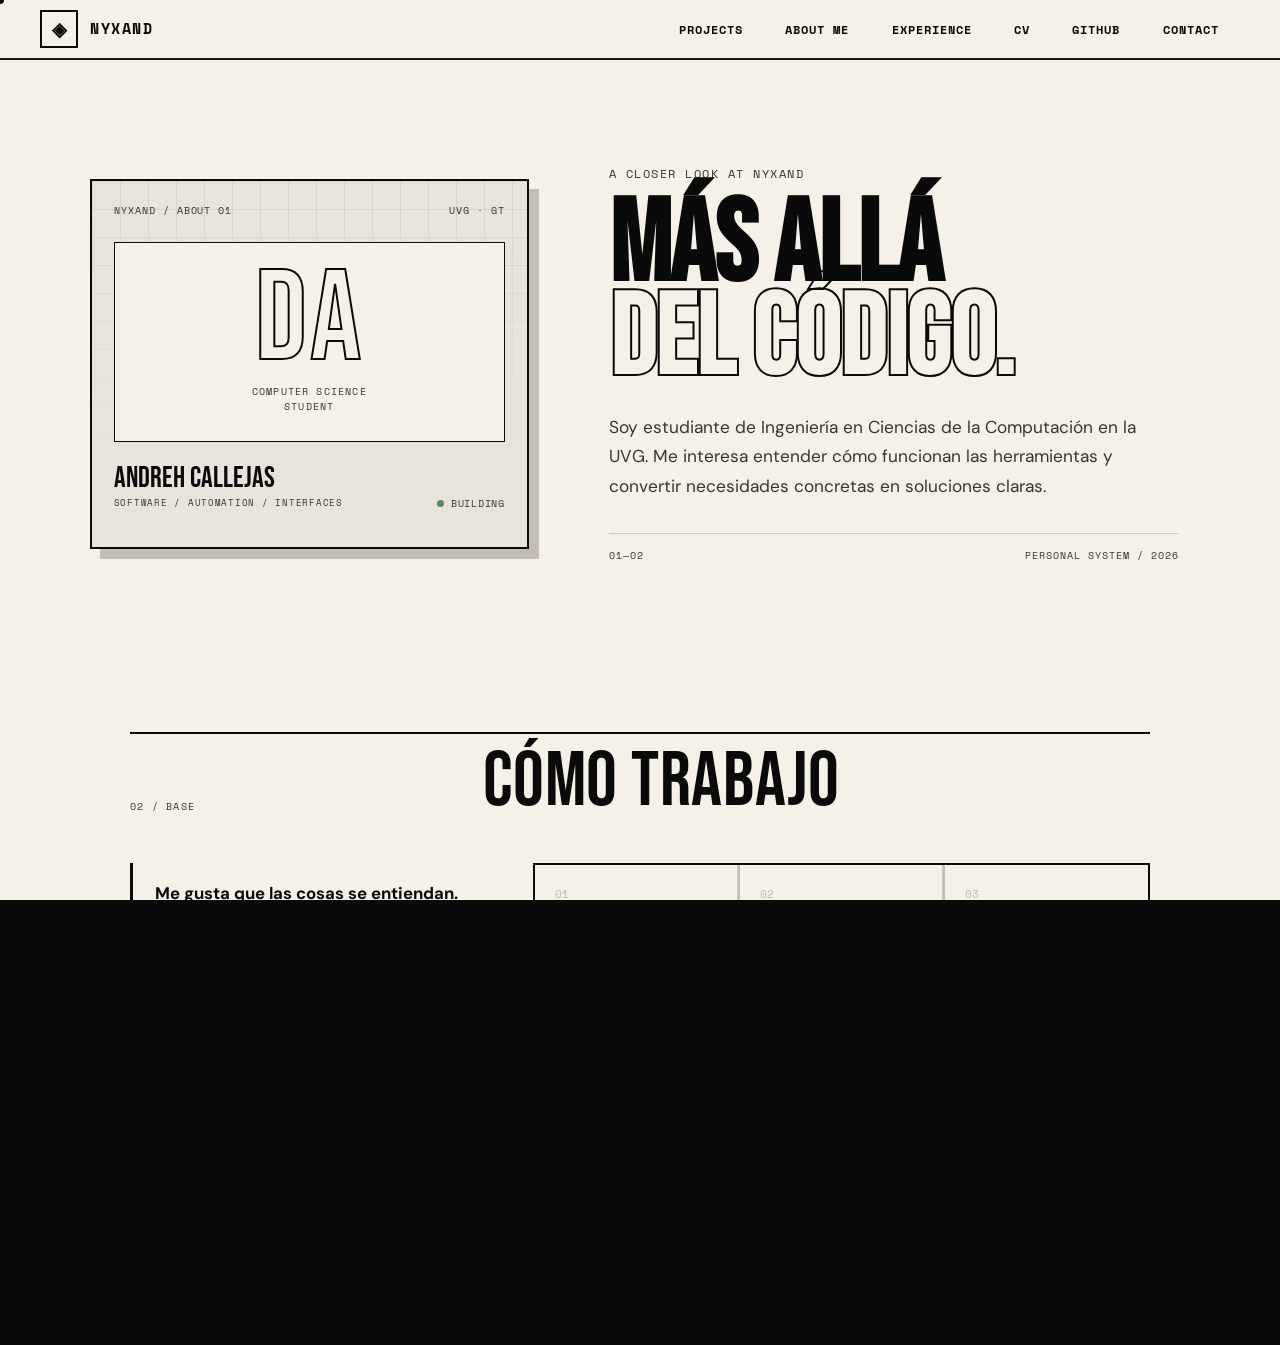
<file: pages/about.html>
<!DOCTYPE html>
<html lang="es">
<head>
  <meta charset="UTF-8" />
  <meta name="viewport" content="width=device-width, initial-scale=1.0" />
  <title>About me — NYXAND</title>
  <link rel="icon" type="image/svg+xml" href="../favicon.svg" />
  <meta name="description" content="About me de Dereck Andreh Callejas Ajin, estudiante de Ingeniería en Ciencias de la Computación en UVG." />
  <link rel="canonical" href="https://www.nyxand.site/pages/about.html" />
  <meta name="robots" content="index, follow" />
  <link rel="stylesheet" href="../css/style.css" />
  <link rel="preconnect" href="https://fonts.googleapis.com" />
  <link rel="preconnect" href="https://fonts.gstatic.com" crossorigin />
  <link href="https://fonts.googleapis.com/css2?family=Space+Mono:ital,wght@0,400;0,700;1,400&family=Bebas+Neue&family=DM+Sans:wght@300;400;500;700&display=swap" rel="stylesheet" />
</head>
<body>

  <div class="site-loader" id="siteLoader" role="status" aria-label="Cargando NYXAND">
    <div class="loader-grid" aria-hidden="true"></div>
    <div class="loader-inner">
      <span class="loader-mark" aria-hidden="true">◈</span>
      <span class="loader-word">NYXAND</span>
      <div class="loader-rule" aria-hidden="true"><span id="loaderProgress"></span></div>
      <span class="loader-meta">DERECK ANDREH CALLEJAS / 2026</span>
    </div>
  </div>

  <nav class="navbar" id="navbar">
    <a href="../" class="nav-logo" aria-label="NYXAND Inicio">
      <div class="logo-box">
        <span class="logo-icon">◈</span>
      </div>
      <div class="nav-brand">
        <span class="brand-name">NYXAND</span>
      </div>
    </a>
    <ul class="nav-links">
      <li><a href="../#projects" class="nav-link">Projects</a></li>
      <li><a href="about.html" class="nav-link active">About me</a></li>
      <li><a href="../#experience" class="nav-link">Experience</a></li>
      <li><a href="../CV/cv-andreh-callejas.pdf" target="_blank" rel="noopener noreferrer" class="nav-link" download>CV</a></li>
      <li><a href="https://github.com/AndrehhX" target="_blank" rel="noopener noreferrer" class="nav-link">GitHub</a></li>
      <li><a href="../#contact" class="nav-link">Contact</a></li>
    </ul>
    <button class="hamburger" id="hamburger" aria-label="Menú" aria-expanded="false"><span></span><span></span><span></span></button>
  </nav>

  <div class="mobile-menu" id="mobileMenu">
    <ul>
      <li><a href="../#projects">Projects</a></li>
      <li><a href="about.html">About me</a></li>
      <li><a href="../#experience">Experience</a></li>
      <li><a href="../CV/cv-andreh-callejas.pdf" target="_blank" rel="noopener noreferrer" download>CV</a></li>
      <li><a href="https://github.com/AndrehhX" target="_blank" rel="noopener noreferrer">GitHub</a></li>
      <li><a href="../#contact">Contact</a></li>
    </ul>
  </div>

  <main class="about-page-main">
    <header class="about-page-hero">
      <div class="about-hero-grid">
        <article class="about-profile-card reveal-card about-card--primary" data-index="0" aria-label="Ficha de Andreh Callejas">
          <div class="about-profile-topline">
            <span>NYXAND / ABOUT 01</span>
            <span>UVG · GT</span>
          </div>
          <div class="about-profile-mark">
            <span>DA</span>
            <small>Computer Science<br />Student</small>
          </div>
          <div class="about-profile-footer">
            <div>
              <strong>ANDREH CALLEJAS</strong>
              <span>Software / automation / interfaces</span>
            </div>
            <span class="about-profile-status"><i></i>Building</span>
          </div>
        </article>

        <div class="about-hero-copy">
          <p class="hero-eyebrow reveal about-reveal--1">A closer look at NYXAND</p>
          <h1 class="about-page-title reveal about-reveal--2">Más allá<br /><span>del código.</span></h1>
          <p class="about-page-lead reveal about-reveal--3">Soy estudiante de Ingeniería en Ciencias de la Computación en la UVG. Me interesa entender cómo funcionan las herramientas y convertir necesidades concretas en soluciones claras.</p>
          <div class="about-hero-index reveal about-reveal--4">
            <span>01—02</span>
            <span>PERSONAL SYSTEM / 2026</span>
          </div>
        </div>
      </div>
    </header>

    <section class="about-panel" id="about-story" aria-labelledby="about-heading">
      <div class="about-panel-heading">
        <span>02 / BASE</span>
        <h2 id="about-heading">Cómo trabajo</h2>
      </div>
      <div class="about-story-grid">
        <div class="about-story-note reveal">
          <p><strong>Me gusta que las cosas se entiendan.</strong> Por eso combino lógica, composición visual y pruebas pequeñas antes de dar algo por terminado.</p>
          <span class="about-note-label">CLARITY / PROCESS / PROOF</span>
        </div>
        <div class="about-card-grid">
          <article class="about-card reveal-card" data-index="1">
            <span class="about-card-number">01</span>
            <h3>Observar</h3>
            <p>Primero intento entender el problema, el flujo y a quién le tiene que servir.</p>
          </article>
          <article class="about-card reveal-card" data-index="2">
            <span class="about-card-number">02</span>
            <h3>Construir</h3>
            <p>Convierto la idea en una interfaz o sistema pequeño que se pueda probar.</p>
          </article>
          <article class="about-card reveal-card" data-index="3">
            <span class="about-card-number">03</span>
            <h3>Revisar</h3>
            <p>Corrijo detalles, documento lo importante y dejo una base fácil de continuar.</p>
          </article>
        </div>
      </div>
    </section>

  </main>

  <footer class="footer">
    <div class="footer-top">
      <div class="footer-brand"><a href="../"><div class="logo-box small">◈</div></a><span>NYXAND</span></div>
      <nav class="footer-nav">
        <a href="../#projects">Projects</a>
        <a href="about.html">About me</a>
        <a href="../#experience">Experience</a>
        <a href="../CV/cv-andreh-callejas.pdf" target="_blank" rel="noopener noreferrer">CV</a>
        <a href="https://github.com/AndrehhX" target="_blank" rel="noopener noreferrer">GitHub</a>
      </nav>
    </div>
    <div class="footer-bottom"><span>© 2026 NYXAND | Dereck Andreh Callejas Ajin.</span><span class="footer-status"><span class="status-dot"></span>Disponible para proyectos</span></div>
  </footer>

  <div class="cursor-dot" id="cursorDot"></div>
  <div class="cursor-ring" id="cursorRing"></div>
  <script src="../js/main.js?v=latest-commit"></script>
</body>
</html>
</file>
<file: css/style.css>
/* ============================================
   PORTFOLIO — RETRO BRUTALIST STYLE
   ============================================ */

:root {
  --black: #0a0a0a;
  --white: #f5f0e8;
  --gray-light: #e8e3db;
  --gray-mid: #c4bdb3;
  --gray-dark: #3a3530;
  --accent: #1a1a1a;
  --ink: #141414;
  --border: #1a1a1a;
  --border-light: #d0cac2;

  --font-display: 'Bebas Neue', sans-serif;
  --font-mono: 'Space Mono', monospace;
  --font-body: 'DM Sans', sans-serif;

  --radius: 4px;
  --border-width: 2px;

  --transition: 0.3s cubic-bezier(0.4, 0, 0.2, 1);
  --transition-slow: 0.6s cubic-bezier(0.4, 0, 0.2, 1);
}

/* ─── RESET ─── */
*, *::before, *::after { box-sizing: border-box; margin: 0; padding: 0; }
html { scroll-behavior: smooth; font-size: 16px; }
body {
  background: var(--white);
  color: var(--black);
  font-family: var(--font-body);
  line-height: 1.6;
  overflow-x: hidden;
  cursor: none;
}
a { color: inherit; text-decoration: none; }
img { display: block; max-width: 100%; }
ul { list-style: none; }
button { cursor: none; border: none; background: none; font-family: inherit; }

/* ─── SITE LOADER ─── */
.site-loader {
  position: fixed;
  inset: 0;
  z-index: 10000;
  display: grid;
  place-items: center;
  overflow: hidden;
  background: var(--white);
  transform: translateY(0);
  transition: transform 0.82s cubic-bezier(0.76, 0, 0.24, 1), visibility 0s linear 0.82s;
}
.site-loader.is-ready {
  transform: translateY(-100%);
  visibility: hidden;
  pointer-events: none;
}
.loader-grid {
  position: absolute;
  inset: 0;
  opacity: 0.48;
  background-image: linear-gradient(var(--gray-mid) 1px, transparent 1px), linear-gradient(90deg, var(--gray-mid) 1px, transparent 1px);
  background-size: 42px 42px;
  mask-image: linear-gradient(to bottom, black, transparent 78%);
  transition: opacity 0.45s ease, transform 0.82s cubic-bezier(0.76, 0, 0.24, 1);
}
.site-loader.is-ready .loader-grid { opacity: 0; transform: translateY(-18px); }
.loader-inner {
  position: relative;
  z-index: 1;
  display: grid;
  gap: 0.85rem;
  width: min(320px, 72vw);
  animation: loaderInnerIn 0.7s cubic-bezier(0.22, 1, 0.36, 1) both;
  transition: opacity 0.45s ease, transform 0.45s ease;
}
.site-loader.is-ready .loader-inner {
  opacity: 0;
  transform: translateY(-12px);
}
.loader-mark {
  width: 46px;
  height: 46px;
  display: grid;
  place-items: center;
  border: var(--border-width) solid var(--black);
  font-family: var(--font-mono);
  font-size: 1.4rem;
  animation: loaderMarkIn 0.75s cubic-bezier(0.22, 1, 0.36, 1) both;
}
.loader-word {
  font-family: var(--font-display);
  font-size: clamp(3rem, 9vw, 5rem);
  line-height: 0.9;
  letter-spacing: 0.04em;
  animation: loaderWordIn 0.75s 0.08s cubic-bezier(0.22, 1, 0.36, 1) both;
}
.loader-rule {
  height: 2px;
  background: var(--gray-mid);
  overflow: hidden;
}
.loader-rule span {
  display: block;
  width: 0;
  height: 100%;
  background: var(--black);
  transition: width 0.12s linear;
}
.loader-meta {
  color: var(--gray-dark);
  font-family: var(--font-mono);
  font-size: 0.62rem;
  letter-spacing: 0.08em;
  animation: loaderMetaIn 0.6s 0.18s ease both;
}
@keyframes loaderInnerIn { from { opacity: 0; transform: translateY(14px); } to { opacity: 1; transform: translateY(0); } }
@keyframes loaderMarkIn { from { opacity: 0; transform: rotate(-18deg) scale(0.7); } to { opacity: 1; transform: rotate(0) scale(1); } }
@keyframes loaderWordIn { from { opacity: 0; letter-spacing: 0.18em; transform: translateX(12px); } to { opacity: 1; letter-spacing: 0.04em; transform: translateX(0); } }
@keyframes loaderMetaIn { from { opacity: 0; transform: translateY(5px); } to { opacity: 1; transform: translateY(0); } }

/* ─── CUSTOM CURSOR ─── */
.cursor-dot {
  width: 8px; height: 8px;
  background: var(--black);
  border-radius: 50%;
  position: fixed; top: 0; left: 0;
  pointer-events: none; z-index: 9999;
  transform: translate(-50%,-50%);
  transition: transform 0.1s, width 0.2s, height 0.2s;
}
.cursor-ring {
  width: 32px; height: 32px;
  border: 2px solid var(--black);
  border-radius: 50%;
  position: fixed; top: 0; left: 0;
  pointer-events: none; z-index: 9998;
  transform: translate(-50%,-50%);
  transition: transform 0.15s, width 0.25s, height 0.25s, opacity 0.25s;
  opacity: 0.6;
}
body.cursor-hover .cursor-dot { width: 12px; height: 12px; }
body.cursor-hover .cursor-ring { width: 48px; height: 48px; opacity: 0.3; }

/* ─── NAVBAR ─── */
.navbar {
  position: fixed; top: 0; left: 0; right: 0; z-index: 900;
  display: flex; align-items: center; justify-content: space-between;
  padding: 0 2.5rem;
  height: 60px;
  background: var(--white);
  border-bottom: var(--border-width) solid var(--border);
  transition: box-shadow var(--transition);
}
.navbar.scrolled { box-shadow: 0 4px 0 var(--black); }

.nav-logo {
  display: inline-flex;
  align-items: center;
  gap: 0.75rem;
  text-decoration: none;
  color: var(--black);
}
.nav-brand,
.brand-name {
  font-family: var(--font-mono);
  font-size: 0.95rem;
  font-weight: 700;
  letter-spacing: 0.1em;
  color: var(--black);
  line-height: 1;
}
.nav-logo .logo-box {
  width: 38px; height: 38px;
  border: var(--border-width) solid var(--black);
  display: flex; align-items: center; justify-content: center;
  font-family: var(--font-mono);
  font-size: 1.2rem;
  font-weight: 700;
  transition: background var(--transition), color var(--transition);
}
.nav-logo:hover .logo-box { background: var(--black); color: var(--white); }

.nav-links {
  display: flex; gap: 0;
}
.nav-link {
  font-family: var(--font-mono);
  font-size: 0.78rem;
  font-weight: 700;
  text-transform: uppercase;
  letter-spacing: 0.08em;
  padding: 0.5rem 1.2rem;
  border-left: var(--border-width) solid transparent;
  border-right: var(--border-width) solid transparent;
  transition: background var(--transition), border-color var(--transition);
  position: relative;
}
.nav-link::after {
  content: '';
  position: absolute; bottom: -2px; left: 0; right: 0;
  height: 3px; background: var(--black);
  transform: scaleX(0); transform-origin: left;
  transition: transform var(--transition);
}
.nav-link:hover::after { transform: scaleX(1); }
.nav-link:hover { background: var(--gray-light); }

.hamburger {
  display: none; flex-direction: column; gap: 5px;
  padding: 6px;
}
.hamburger span {
  display: block; width: 24px; height: 2px;
  background: var(--black);
  transition: transform var(--transition), opacity var(--transition);
}
.hamburger.open span:nth-child(1) { transform: translateY(7px) rotate(45deg); }
.hamburger.open span:nth-child(2) { opacity: 0; }
.hamburger.open span:nth-child(3) { transform: translateY(-7px) rotate(-45deg); }

.mobile-menu {
  position: fixed; top: 60px; left: 0; right: 0; z-index: 899;
  background: var(--white);
  border-bottom: var(--border-width) solid var(--black);
  padding: 1rem 2rem;
  transform: translateY(-110%);
  transition: transform var(--transition);
}
.mobile-menu.open { transform: translateY(0); }
.mobile-menu li { border-bottom: 1px solid var(--border-light); }
.mobile-menu a {
  display: block; padding: 1rem 0;
  font-family: var(--font-mono);
  font-size: 1rem;
  font-weight: 700;
  text-transform: uppercase;
}

/* ─── HERO ─── */
.hero {
  min-height: 100vh;
  padding: 120px 2.5rem 80px;
  display: flex; flex-direction: column; justify-content: center;
  position: relative;
  overflow: hidden;
}
.hero::before {
  content: '';
  position: absolute; inset: 0;
  background-image: 
    radial-gradient(circle at 1px 1px, rgba(0,0,0,0.06) 1px, transparent 0);
  background-size: 28px 28px;
  pointer-events: none;
}
.hero::after {
  content: '';
  position: absolute;
  top: 18%;
  left: -20%;
  width: 140%;
  height: 1px;
  background: linear-gradient(90deg, transparent, rgba(17,17,17,0.18), transparent);
  pointer-events: none;
  opacity: 0;
  animation: heroSweep 1.35s 0.32s cubic-bezier(0.22, 1, 0.36, 1) both;
}

.hero-content {
  max-width: 1200px; margin: 0 auto;
  display: grid; grid-template-columns: minmax(0, 1.15fr) minmax(0, 0.85fr); gap: 3.5rem;
  align-items: center; width: 100%;
}

.hero-eyebrow {
  font-family: var(--font-mono);
  font-size: 0.78rem;
  text-transform: uppercase;
  letter-spacing: 0.12em;
  color: var(--gray-dark);
  margin-bottom: 1rem;
  display: flex; align-items: center; gap: 0.5rem;
}

.hero-title {
  font-family: var(--font-display);
  font-size: clamp(3.5rem, 7vw, 6rem);
  line-height: 0.95;
  letter-spacing: -0.02em;
  margin-bottom: 1.5rem;
}
.hero-title .line { display: block; }
.hero-title .accent {
  -webkit-text-stroke: 2px var(--black);
  color: transparent;
}

.hero-desc {
  font-size: 1.05rem;
  color: var(--gray-dark);
  max-width: 480px;
  margin-bottom: 0.85rem;
  line-height: 1.6;
}
.hero-desc + .hero-desc {
  margin-bottom: 2rem;
}
.build-pulse {
  display: inline-block;
  width: 7px;
  height: 7px;
  border-radius: 50%;
  background: #28ca41;
  box-shadow: 0 0 0 3px rgba(40, 202, 65, 0.15);
}

.hero-ctas { display: flex; gap: 1rem; flex-wrap: wrap; }
.hero-signature {
  display: flex;
  align-items: center;
  gap: 0.65rem;
  margin-top: 1.2rem;
  color: var(--gray-dark);
  font-family: var(--font-mono);
  font-size: 0.64rem;
  letter-spacing: 0.14em;
}
.hero-signature::before {
  content: '';
  width: 2.4rem;
  height: 1px;
  background: var(--black);
}

/* ─── HERO ILLUSTRATION ─── */
.hero-illustration {
  position: relative;
  width: min(420px, 100%);
  flex-direction: column;
  align-items: center;
}

/* ─── HERO MOTION ─── */
.hero-reveal { opacity: 0; transform: translateY(22px); clip-path: inset(0 0 100% 0); }
.hero-reveal--visual { transform: translateX(24px); clip-path: none; }
.hero-motion-ready .hero-reveal { animation: heroRevealUp 0.7s cubic-bezier(0.4,0,0.2,1) forwards; }
.hero-motion-ready .hero-reveal--1 { animation-delay: 0.08s; }
.hero-motion-ready .hero-reveal--2 { animation-delay: 0.2s; }
.hero-motion-ready .hero-reveal--3 { animation-delay: 0.34s; }
.hero-motion-ready .hero-reveal--4 { animation-delay: 0.48s; }
.hero-motion-ready .hero-reveal--5 { animation-delay: 0.62s; }
.hero-motion-ready .hero-reveal--6 { animation-delay: 0.78s; }
.hero-motion-ready .hero-reveal--visual { animation-name: heroRevealIn; animation-delay: 0.2s; }
@keyframes heroRevealUp { to { opacity: 1; transform: translateY(0); clip-path: inset(0 0 0% 0); } }
@keyframes heroRevealIn { to { opacity: 1; transform: translateX(0); } }
@keyframes heroSweep { 0% { opacity: 0; transform: translateX(-12%); } 18% { opacity: 1; } 80% { opacity: 0.35; } 100% { opacity: 0; transform: translateX(12%); } }

/* ─── BUTTONS ─── */
.btn {
  display: inline-block;
  font-family: var(--font-mono);
  font-size: 0.82rem;
  font-weight: 700;
  text-transform: uppercase;
  letter-spacing: 0.08em;
  padding: 0.75rem 1.5rem;
  border: var(--border-width) solid var(--black);
  transition: all var(--transition);
  position: relative;
  overflow: hidden;
}
.btn::before {
  content: '';
  position: absolute; inset: 0;
  background: var(--black);
  transform: translateY(101%);
  transition: transform var(--transition);
  z-index: -1;
}
.btn:hover::before { transform: translateY(0); }
.btn:hover { color: var(--white); }
.btn.btn-primary { background: var(--black); color: var(--white); }
.btn.btn-primary::before { background: var(--gray-dark); }
.btn.btn-outline { background: transparent; }
.btn.btn-white { background: var(--white); color: var(--black); border-color: var(--white); }
.btn.btn-white:hover { color: var(--black); }
.btn.btn-white::before { background: var(--gray-light); }
.btn.btn-sm { padding: 0.5rem 1rem; font-size: 0.75rem; }
.mt-2 { margin-top: 2rem; }

/* ─── HERO ILLUSTRATION — MONITOR ─── */
.hero-illustration {
  display: flex; justify-content: center;
}
.monitor-wrapper {
  position: relative; width: 330px;
}
.monitor {
  border: 3px solid var(--black);
  border-radius: 16px 16px 6px 6px;
  background: var(--black);
  overflow: hidden;
  box-shadow: 8px 8px 0 var(--gray-mid);
  transition: transform 0.72s cubic-bezier(0.22, 1, 0.36, 1), box-shadow 0.72s cubic-bezier(0.22, 1, 0.36, 1);
}
.monitor:hover {
  transform: translateY(-4px);
  box-shadow: 8px 12px 0 var(--gray-mid);
}
.monitor-wrapper:focus-visible {
  outline: 2px solid var(--black);
  outline-offset: 12px;
}
.monitor-screen {
  position: relative;
  overflow: hidden;
  background: #0d0d0d;
  padding: 1.75rem;
  min-height: 230px;
  border-bottom: 3px solid var(--black);
}
.monitor-screen::after {
  content: '';
  position: absolute;
  inset: 0 0 auto;
  height: 2px;
  background: rgba(127, 196, 136, 0.45);
  pointer-events: none;
  animation: monitorScan 5.5s ease-in-out infinite;
}
.monitor-code {
  position: relative;
  z-index: 1;
  min-height: 150px;
  margin: 0;
  padding: 0.2rem 0.25rem 2.2rem;
  color: #c9c9c0;
  font-family: var(--font-mono);
  font-size: clamp(0.55rem, 1.3vw, 0.68rem);
  line-height: 1.7;
  white-space: pre;
  transition: transform 0.72s cubic-bezier(0.22, 1, 0.36, 1), opacity 0.42s ease, filter 0.72s ease;
}
.monitor-code code {
  display: block;
  width: max-content;
  max-width: 100%;
  margin: 0 auto;
  text-align: left;
}
.code-line { display: block; transition: color 0.35s ease, transform 0.72s cubic-bezier(0.22, 1, 0.36, 1); }
.code-keyword { color: #ef8fc2; }
.code-property { color: #d8d8cf; }
.monitor-code .code-property:nth-child(2) { color: #7ec488; }
.monitor-code .code-property:nth-child(3) { color: #8bc6dd; }
.monitor-code .code-property:nth-child(4) { color: #f1dd88; }
.hero-signal {
  position: absolute;
  right: 1.75rem;
  bottom: 1rem;
  display: flex;
  align-items: center;
  gap: 0.45rem;
  color: #8e8e8e;
  font-family: var(--font-mono);
  font-size: 0.58rem;
  letter-spacing: 0.09em;
  text-transform: uppercase;
}
.hero-signal strong { color: #f8f8f2; font-weight: 400; }
.hero-signal-dot {
  width: 6px;
  height: 6px;
  border-radius: 50%;
  background: #f1fa8c;
  box-shadow: 0 0 0 3px rgba(241,250,140,0.12);
  animation: heroSignalPulse 1.8s ease-in-out infinite;
}
.hero-signal[data-state="testing"] .hero-signal-dot { background: #8be9fd; box-shadow: 0 0 0 3px rgba(139,233,253,0.12); }
.hero-signal[data-state="ready"] .hero-signal-dot { background: #50fa7b; box-shadow: 0 0 0 3px rgba(80,250,123,0.12); }
@keyframes heroSignalPulse { 0%,100% { transform: scale(0.78); opacity: 0.58; } 50% { transform: scale(1); opacity: 1; } }
.monitor-chin {
  background: #1a1a1a;
  padding: 0.5rem;
  display: flex; align-items: center; justify-content: center; gap: 6px;
}
.monitor-dot {
  width: 8px; height: 8px;
  border-radius: 50%;
  background: #333;
}
.monitor-dot:first-child { background: #50fa7b; animation: pulse 2s ease-in-out infinite; }
@keyframes pulse { 0%,100%{opacity:1} 50%{opacity:0.4} }

.monitor-stand {
  width: 56px; height: 32px;
  background: var(--black);
  margin: 0 auto;
  clip-path: polygon(20% 0%, 80% 0%, 100% 100%, 0% 100%);
  transition: transform 0.72s 0.08s cubic-bezier(0.22, 1, 0.36, 1);
}
.monitor-base {
  width: 136px; height: 10px;
  background: var(--black);
  margin: 0 auto;
  border-radius: 2px;
  transition: transform 0.72s 0.14s cubic-bezier(0.22, 1, 0.36, 1);
}
.monitor-code { transition-delay: 0.03s; }
.deco-circle,
.deco-dot { transition: transform 0.72s 0.14s cubic-bezier(0.22, 1, 0.36, 1); }
.monitor-wrapper.is-disassembled .monitor {
  transform: translate(-7px, -10px) rotate(-1.4deg);
  box-shadow: 12px 15px 0 var(--gray-mid);
}
.monitor-wrapper.is-disassembled .monitor-code {
  transform: translate(-9px, 8px) scale(0.97);
  opacity: 0.78;
  filter: blur(0.2px);
}
.monitor-wrapper.is-disassembled .monitor-stand {
  transform: translate(5px, 9px) rotate(4deg);
}
.monitor-wrapper.is-disassembled .monitor-base {
  transform: translate(-8px, 16px) rotate(-2deg);
}
.monitor-wrapper.is-disassembled .deco-circle.c1 { transform: translate(7px, -8px) scale(1.04); }
.monitor-wrapper.is-disassembled .deco-circle.c2 { transform: translate(-5px, 7px) scale(0.94); }
.monitor-wrapper.is-disassembled .deco-dot.d2 { transform: translate(-5px, -9px); }
.monitor-wrapper.is-disassembled .deco-dot.d3 { transform: translate(5px, 7px); }
.monitor-wrapper.is-reassembling .monitor,
.monitor-wrapper.is-reassembling .monitor-code { transition-delay: 0.12s; }
.monitor-wrapper.is-reassembling .monitor-stand { transition-delay: 0s; }
.monitor-wrapper.is-reassembling .monitor-base,
.monitor-wrapper.is-reassembling .deco-circle,
.monitor-wrapper.is-reassembling .deco-dot { transition-delay: 0.04s; }

.deco-circle {
  position: absolute;
  border: 2px solid var(--black);
  border-radius: 50%;
  opacity: 0.25;
}
.deco-circle.c1 { width: 60px; height: 60px; top: -20px; right: -20px; }
.deco-circle.c2 { width: 30px; height: 30px; bottom: 30px; left: -10px; }
.deco-dot {
  position: absolute;
  width: 8px; height: 8px;
  background: var(--black);
  border-radius: 50%;
  opacity: 0.4;
}
.deco-dot.d1 { top: 20px; right: 30px; }
.deco-dot.d2 { bottom: 60px; left: 20px; animation: float 3s ease-in-out infinite; }
.deco-dot.d3 { top: 60px; left: -15px; animation: float 3s ease-in-out infinite 1s; }
@keyframes float { 0%,100%{transform:translateY(0)} 50%{transform:translateY(-8px)} }

/* MONITOR IDLE ANIMATION */
.monitor-wrapper { animation: monitorFloat 6s ease-in-out infinite; }
@keyframes monitorFloat { 0%,100%{transform:translate3d(var(--hero-shift-x, 0px), var(--hero-shift-y, 0px), 0)} 50%{transform:translate3d(var(--hero-shift-x, 0px), calc(var(--hero-shift-y, 0px) - 7px), 0)} }
@keyframes monitorScan { 0%,100%{transform:translateY(0);opacity:0} 18%{opacity:0.65} 78%{opacity:0.2} 92%{transform:translateY(228px);opacity:0} }

/* ─── SCROLL INDICATOR ─── */
.scroll-indicator {
  position: absolute; bottom: 2.5rem; left: 50%; transform: translateX(-50%);
  display: flex; flex-direction: column; align-items: center; gap: 8px;
  font-family: var(--font-mono);
  font-size: 0.65rem;
  text-transform: uppercase;
  letter-spacing: 0.15em;
  color: var(--gray-mid);
}
.scroll-line {
  width: 1px; height: 50px;
  background: linear-gradient(to bottom, var(--gray-mid), transparent);
  animation: scrollLine 1.5s ease-in-out infinite;
}
@keyframes scrollLine { 0%{transform:scaleY(0);transform-origin:top} 50%{transform:scaleY(1);transform-origin:top} 51%{transform:scaleY(1);transform-origin:bottom} 100%{transform:scaleY(0);transform-origin:bottom} }

.section-label {
  font-family: var(--font-mono);
  font-size: 0.72rem;
  text-transform: uppercase;
  letter-spacing: 0.12em;
  color: var(--gray-dark);
  margin-bottom: 1rem;
}

/* ─── SECTIONS LAYOUT ─── */
.projects-section {
  padding: 5rem 2.5rem;
  max-width: 1200px; margin: 0 auto;
}
.about-section,
.blog-section {
  padding: 5rem 2.5rem;
  max-width: 1100px; margin: 0 auto;
}

.section-header {
  display: flex; justify-content: space-between; align-items: baseline;
  margin-bottom: 3rem;
  border-bottom: var(--border-width) solid var(--black);
  padding-bottom: 1rem;
}
.section-title {
  font-family: var(--font-display);
  font-size: clamp(2.5rem, 5vw, 4rem);
  line-height: 1;
  letter-spacing: 0.02em;
}
.view-all-link {
  font-family: var(--font-mono);
  font-size: 0.78rem;
  text-transform: uppercase;
  letter-spacing: 0.1em;
  text-decoration: underline;
  text-underline-offset: 4px;
  opacity: 0.6;
  transition: opacity var(--transition);
}
.view-all-link:hover { opacity: 1; }

/* ─── PROJECTS GRID ─── */
.projects-grid {
  display: grid; grid-template-columns: repeat(2, 1fr); gap: 1rem;
}

.project-card {
  border: var(--border-width) solid var(--black);
  background: var(--white);
  overflow: hidden;
  transition: transform var(--transition);
  position: relative;
}
.project-card:hover { transform: translate(-4px, -4px); box-shadow: 4px 4px 0 var(--black); z-index: 2; }
.card-actions {
  display: flex;
  flex-wrap: wrap;
  gap: 0.75rem;
}

.experience-section,
.technology-section,
.education-section,
.achievements-section,
.contact-section {
  padding: 4.25rem 2.5rem;
  max-width: 1100px;
  margin: 0 auto;
  border-top: var(--border-width) solid var(--black);
  border-bottom: var(--border-width) solid var(--black);
  background: var(--white);
}

.experience-grid {
  display: grid;
  grid-template-columns: repeat(2, minmax(0, 1fr));
  gap: 1.5rem;
}

.achievements-grid {
  display: grid;
  grid-template-columns: repeat(2, minmax(0, 1fr));
  gap: 1.5rem;
}

.contact-grid {
  display: grid;
  grid-template-columns: repeat(4, minmax(0, 1fr));
  gap: 1rem;
}

.education-grid {
  max-width: 760px;
  grid-template-columns: minmax(0, 1fr);
}

.tech-grid {
  display: grid;
  grid-template-columns: repeat(2, minmax(0, 1fr));
  gap: 1rem;
  margin-top: 2rem;
}

.tech-group {
  min-width: 0;
  padding: 1.5rem;
  border: var(--border-width) solid var(--black);
  background: var(--gray-light);
}

.tech-group-label {
  margin-bottom: 1rem;
  color: var(--gray-dark);
  font-family: var(--font-mono);
  font-size: 0.68rem;
  text-transform: uppercase;
  letter-spacing: 0.12em;
}

.tech-list {
  display: flex;
  flex-wrap: wrap;
  gap: 0.5rem;
}

.experience-card,
.education-card,
.achievement-card,
.contact-card {
  border: var(--border-width) solid var(--black);
  padding: 1.75rem;
  background: var(--white);
}

.experience-card h3,
.education-card h3,
.achievement-card h3,
.contact-card h3 {
  font-family: var(--font-display);
  font-size: 1.5rem;
  margin-bottom: 0.75rem;
}

.experience-role,
.education-role,
.achievement-subtitle {
  font-family: var(--font-mono);
  font-size: 0.78rem;
  text-transform: uppercase;
  letter-spacing: 0.12em;
  color: var(--gray-dark);
  margin-bottom: 0.5rem;
}

.experience-date,
.education-date {
  font-family: var(--font-mono);
  font-size: 0.75rem;
  color: var(--gray-mid);
  margin-bottom: 1rem;
}

.experience-list {
  display: grid;
  gap: 0.6rem;
  font-size: 0.95rem;
  line-height: 1.7;
  color: var(--gray-dark);
  padding-left: 1rem;
}

.experience-list li {
  position: relative;
}

.experience-list li::before {
  content: "•";
  position: absolute;
  left: -1rem;
  color: var(--black);
}

.contact-card a {
  display: inline-block;
  margin-top: 0.45rem;
  font-family: var(--font-mono);
  font-size: 0.9rem;
  color: var(--black);
  text-decoration: underline;
}

.contact-card a:hover {
  color: var(--black);
}

.card-topbar {
  display: flex; align-items: center; gap: 0.75rem;
  padding: 0.5rem 1rem;
  border-bottom: var(--border-width) solid var(--black);
  background: var(--gray-light);
}
.card-dots { display: flex; gap: 5px; }
.card-dots i {
  display: block; width: 10px; height: 10px;
  border-radius: 50%;
  border: 1.5px solid var(--black);
  background: var(--white);
}
.card-dots i:first-child { background: #ff5f57; }
.card-dots i:last-child { background: #28ca41; }
.card-filename {
  font-family: var(--font-mono);
  font-size: 0.65rem;
  color: var(--gray-dark);
  flex: 1; text-align: center;
}
.card-status {
  font-family: var(--font-mono);
  font-size: 0.56rem;
  letter-spacing: 0.1em;
  color: var(--gray-dark);
  border: 1px solid var(--black);
  padding: 2px 6px;
}
.featured-badge {
  font-family: var(--font-mono);
  font-size: 0.6rem;
  text-transform: uppercase;
  letter-spacing: 0.1em;
  background: var(--black); color: var(--white);
  padding: 2px 8px;
}

.card-img-wrap { position: relative; overflow: hidden; }
.card-img-overlay {
  position: absolute; inset: 0;
  background: rgba(0,0,0,0.7);
  display: flex; align-items: center; justify-content: center;
  opacity: 0; transition: opacity var(--transition);
}
.card-img-wrap:hover .card-img-overlay { opacity: 1; }
.overlay-btn {
  font-family: var(--font-mono);
  font-size: 0.8rem;
  color: var(--white);
  border: 2px solid var(--white);
  padding: 0.5rem 1.2rem;
  transition: background var(--transition);
}
.overlay-btn:hover { background: var(--white); color: var(--black); }

.placeholder-img {
  height: 200px;
  display: flex; align-items: center; justify-content: center;
  position: relative;
  overflow: hidden;
}
.orunei-visual {
  height: 200px;
  position: relative;
  display: flex;
  align-items: center;
  justify-content: center;
  overflow: hidden;
  background: linear-gradient(135deg, #e8e3db 0%, #d9d0df 52%, #b7a2c6 100%);
}
.orunei-visual::before {
  content: "";
  position: absolute;
  inset: 0;
  background: repeating-linear-gradient(135deg, rgba(255,255,255,0.28) 0 1px, transparent 1px 12px);
  opacity: 0.55;
}
.orunei-glow {
  position: absolute;
  width: 220px;
  height: 220px;
  border-radius: 50%;
  background: rgba(88, 139, 96, 0.28);
  filter: blur(28px);
  transform: translate(70px, -45px);
  animation: oruneiGlow 5s ease-in-out infinite;
}
.orunei-window {
  position: relative;
  z-index: 1;
  width: min(84%, 360px);
  padding: 0.7rem;
  border: 2px solid var(--black);
  background: rgba(245, 240, 232, 0.94);
  box-shadow: 7px 7px 0 rgba(31, 29, 26, 0.22);
  transform: rotate(-1.2deg);
  transition: transform var(--transition), box-shadow var(--transition);
}
.project-card--orunei:hover .orunei-window {
  transform: translate(-3px, -3px) rotate(0deg);
  box-shadow: 10px 10px 0 rgba(31, 29, 26, 0.24);
}
.orunei-window-top,
.orunei-window-nav {
  display: flex;
  justify-content: space-between;
  gap: 0.5rem;
  font-family: var(--font-mono);
  font-size: 0.52rem;
  letter-spacing: 0.1em;
  text-transform: uppercase;
}
.orunei-window-top {
  padding-bottom: 0.55rem;
  border-bottom: 1px solid var(--black);
}
.orunei-window-top span:last-child { color: var(--gray-dark); }
.orunei-window-body {
  display: flex;
  align-items: center;
  gap: 1rem;
  min-height: 88px;
  padding: 0.9rem 0.3rem;
}
.orunei-avatar {
  display: grid;
  place-items: center;
  width: 48px;
  height: 48px;
  flex: 0 0 48px;
  border: 2px solid var(--black);
  border-radius: 50%;
  background: #d9c6ea;
  font-family: var(--font-mono);
}
.orunei-copy { display: grid; gap: 0.25rem; min-width: 0; }
.orunei-copy > span {
  font-family: var(--font-mono);
  font-size: 0.52rem;
  letter-spacing: 0.1em;
  color: var(--gray-dark);
}
.orunei-copy strong {
  font-family: var(--font-display);
  font-size: 1.25rem;
  letter-spacing: 0.02em;
  line-height: 0.95;
}
.orunei-tags { display: flex; gap: 0.35rem; flex-wrap: wrap; margin-top: 0.35rem; }
.orunei-tags i {
  border: 1px solid var(--black);
  padding: 2px 4px;
  font-family: var(--font-mono);
  font-size: 0.46rem;
  font-style: normal;
  letter-spacing: 0.08em;
}
.orunei-window-nav {
  padding-top: 0.55rem;
  border-top: 1px solid var(--black);
  color: var(--gray-dark);
}
.orunei-window-nav span:first-child { color: var(--black); }
@keyframes oruneiGlow {
  0%, 100% { transform: translate(70px, -45px) scale(0.94); opacity: 0.65; }
  50% { transform: translate(45px, -30px) scale(1.05); opacity: 0.85; }
}
/* ─── PROJECT MINI WINDOWS ─── */
.motion-visual {
  height: 200px;
  position: relative;
  display: flex;
  align-items: center;
  justify-content: center;
  overflow: hidden;
  background: linear-gradient(135deg, #18191b 0%, #2a2c30 55%, #151618 100%);
}
.motion-glow {
  position: absolute;
  width: 220px;
  height: 220px;
  border-radius: 50%;
  background: rgba(158, 227, 125, 0.25);
  filter: blur(28px);
  transform: translate(60px, -40px);
}
.student-visual {
  height: 200px;
  position: relative;
  display: flex;
  align-items: center;
  justify-content: center;
  overflow: hidden;
  background: linear-gradient(135deg, #181c20 0%, #242f38 55%, #12161a 100%);
}
.student-glow {
  position: absolute;
  width: 220px;
  height: 220px;
  border-radius: 50%;
  background: rgba(122, 179, 239, 0.25);
  filter: blur(28px);
  transform: translate(-50px, 40px);
}
.renta-visual {
  height: 200px;
  position: relative;
  display: flex;
  align-items: center;
  justify-content: center;
  overflow: hidden;
  background: linear-gradient(135deg, #201d1a 0%, #352e28 55%, #161412 100%);
}
.renta-glow {
  position: absolute;
  width: 220px;
  height: 220px;
  border-radius: 50%;
  background: rgba(227, 176, 125, 0.25);
  filter: blur(28px);
  transform: translate(50px, 35px);
}
.project-mini-window {
  position: relative;
  z-index: 1;
  width: min(84%, 360px);
  padding: 0.7rem;
  border: 2px solid var(--black);
  background: rgba(245, 240, 232, 0.94);
  box-shadow: 7px 7px 0 rgba(31, 29, 26, 0.28);
  transform: rotate(-1.2deg);
  transition: transform var(--transition), box-shadow var(--transition);
}
.project-card:hover .project-mini-window {
  transform: translate(-3px, -3px) rotate(0deg);
  box-shadow: 10px 10px 0 rgba(31, 29, 26, 0.35);
}
.mini-window-top,
.mini-window-nav {
  display: flex;
  justify-content: space-between;
  gap: 0.5rem;
  font-family: var(--font-mono);
  font-size: 0.52rem;
  letter-spacing: 0.1em;
  text-transform: uppercase;
}
.mini-window-top {
  padding-bottom: 0.55rem;
  border-bottom: 1px solid var(--black);
}
.mini-window-top span:last-child { color: var(--gray-dark); }
.mini-window-body {
  display: flex;
  align-items: center;
  gap: 1rem;
  min-height: 88px;
  padding: 0.9rem 0.3rem;
}
.mini-avatar {
  display: grid;
  place-items: center;
  width: 48px;
  height: 48px;
  flex: 0 0 48px;
  border: 2px solid var(--black);
  border-radius: 4px;
  background: var(--gray-light);
  font-family: var(--font-mono);
  font-size: 0.68rem;
  font-weight: 700;
}
.motion-visual .mini-avatar { background: #9ee37d; color: var(--black); }
.student-visual .mini-avatar { background: #7ab3ef; color: var(--black); }
.renta-visual .mini-avatar { background: #e3b07d; color: var(--black); }
.mini-copy { display: grid; gap: 0.25rem; min-width: 0; }
.mini-copy > span {
  font-family: var(--font-mono);
  font-size: 0.52rem;
  letter-spacing: 0.1em;
  color: var(--gray-dark);
}
.mini-copy strong {
  font-family: var(--font-display);
  font-size: 1.25rem;
  letter-spacing: 0.02em;
  line-height: 0.95;
}
.mini-tags { display: flex; gap: 0.35rem; flex-wrap: wrap; margin-top: 0.35rem; }
.mini-tags i {
  border: 1px solid var(--black);
  padding: 2px 4px;
  font-family: var(--font-mono);
  font-size: 0.46rem;
  font-style: normal;
  letter-spacing: 0.08em;
}
.mini-window-nav {
  padding-top: 0.55rem;
  border-top: 1px solid var(--black);
  color: var(--gray-dark);
}
.mini-window-nav span:first-child { color: var(--black); }

.card-body { padding: 1.5rem; }
.card-tags { display: flex; gap: 0.5rem; flex-wrap: wrap; margin-bottom: 0.75rem; }
.tag {
  font-family: var(--font-mono);
  font-size: 0.62rem;
  text-transform: uppercase;
  letter-spacing: 0.1em;
  padding: 2px 8px;
  border: 1.5px solid var(--black);
}
.card-title {
  font-family: var(--font-display);
  font-size: 1.6rem;
  margin-bottom: 0.5rem;
  letter-spacing: 0.02em;
}
.card-desc {
  font-size: 0.88rem;
  line-height: 1.6;
  color: var(--gray-dark);
  margin-bottom: 1.5rem;
}
.project-proof {
  min-height: 3.1rem;
  margin-top: -0.45rem;
  margin-bottom: 1.25rem;
  padding-left: 0.75rem;
  border-left: 2px solid var(--black);
  color: var(--gray-dark);
  font-family: var(--font-mono);
  font-size: 0.68rem;
  line-height: 1.5;
}
.project-proof span { display: block; margin-bottom: 0.25rem; color: var(--black); font-size: 0.58rem; text-transform: uppercase; letter-spacing: 0.08em; }
/* ─── WORK IN PROGRESS ─── */
.work-in-progress {
  padding: 4rem 2.5rem;
  background: var(--white);
  color: var(--black);
  border-top: var(--border-width) solid var(--black);
  border-bottom: var(--border-width) solid var(--black);
}
.wip-header,
.wip-layout { max-width: 1100px; margin: 0 auto; }
.wip-header { margin-bottom: 2rem; }
.wip-kicker,
.wip-status,
.wip-focus > span,
.wip-note,
.wip-window-bar,
.wip-window-footer {
  font-family: var(--font-mono);
  font-size: 0.65rem;
  text-transform: uppercase;
  letter-spacing: 0.1em;
}
.wip-kicker { color: var(--gray-mid); margin-bottom: 0.75rem; }
.work-in-progress .section-title { color: var(--black); }
.wip-layout {
  display: grid;
  grid-template-columns: 1fr 1fr;
  gap: 3rem;
  align-items: stretch;
}
.wip-visual { min-width: 0; }
.wip-window {
  height: 100%;
  min-height: 300px;
  border: var(--border-width) solid var(--black);
  background: var(--gray-light);
  box-shadow: 8px 8px 0 var(--gray-mid);
  transition: transform var(--transition), box-shadow var(--transition);
}
.wip-window:hover {
  transform: translate(-3px, -3px);
  box-shadow: 11px 11px 0 var(--gray-mid);
}
.wip-window-bar {
  display: flex;
  justify-content: space-between;
  align-items: center;
  gap: 1rem;
  padding: 0.7rem 1rem;
  color: var(--gray-dark);
  border-bottom: var(--border-width) solid var(--black);
}
.wip-window-bar .card-dots i { border-color: var(--black); background: var(--white); }
.wip-window-bar .card-dots i:first-child { background: #ff5f57; }
.wip-window-bar .card-dots i:last-child { background: #28ca41; }
.wip-window-body {
  min-height: 255px;
  padding: 1.75rem;
  display: flex;
  flex-direction: column;
  justify-content: space-between;
  gap: 2rem;
  position: relative;
  overflow: hidden;
  background: radial-gradient(circle at 78% 20%, #f5f0e8 0, #d7d0c7 42%, #b9b0a6 100%);
}
.wip-window-body::after {
  content: "";
  position: absolute;
  inset: 0;
  pointer-events: none;
  background: linear-gradient(transparent 0%, rgba(10, 10, 10, 0.08) 50%, transparent 100%);
  transform: translateY(-100%);
  animation: wipScan 5s ease-in-out infinite;
}
.wip-wordmark { position: relative; z-index: 1; font-family: var(--font-display); font-size: clamp(3rem, 7vw, 5.5rem); line-height: 0.8; letter-spacing: 0.04em; animation: wipFloat 4s ease-in-out infinite; }
.wip-library-grid { position: relative; z-index: 1; display: grid; grid-template-columns: repeat(3, 1fr); gap: 0.5rem; }
.wip-library-grid span { padding: 0.8rem 0.65rem; border: var(--border-width) solid var(--black); color: var(--black); font-family: var(--font-mono); font-size: 0.65rem; letter-spacing: 0.08em; transition: background var(--transition), color var(--transition), transform var(--transition); }
.wip-library-grid span:nth-child(2) { animation-delay: 0.15s; }
.wip-library-grid span:nth-child(3) { animation-delay: 0.3s; }
.wip-library-grid span:hover { background: var(--black); color: var(--white); transform: translateY(-3px); }
.wip-window-footer { position: relative; z-index: 1; display: flex; justify-content: space-between; gap: 1rem; color: var(--gray-dark); }
.wip-copy { align-self: center; }
.wip-status { display: inline-flex; align-items: center; gap: 0.6rem; color: var(--gray-dark); margin-bottom: 1.25rem; }
.wip-status .build-pulse { animation: wipPulse 2s ease-in-out infinite; }
.wip-copy h3 { max-width: 420px; margin-bottom: 1rem; font-family: var(--font-display); font-size: clamp(2rem, 3.5vw, 2.8rem); line-height: 0.95; }
.wip-copy > p { max-width: 470px; color: var(--gray-dark); line-height: 1.8; }
.wip-focus { margin-top: 1.5rem; padding-top: 1rem; border-top: var(--border-width) solid var(--black); max-width: 470px; }
.wip-focus > span { color: var(--black); }
.wip-focus ul { display: grid; gap: 0.55rem; margin-top: 0.75rem; color: var(--gray-dark); font-size: 0.9rem; }
.wip-focus li::before { content: "↳ "; color: var(--black); }
.wip-stack { margin-top: 1.5rem; padding-top: 1rem; border-top: var(--border-width) solid var(--black); max-width: 470px; }
.wip-stack-label { display: block; margin-bottom: 0.75rem; color: var(--black); font-family: var(--font-mono); font-size: 0.65rem; letter-spacing: 0.1em; text-transform: uppercase; }
.wip-stack-grid { display: grid; grid-template-columns: repeat(2, minmax(0, 1fr)); gap: 0.45rem 0.75rem; }
.wip-stack-item { padding: 0.6rem 0; border-bottom: 1px solid var(--border-light); }
.wip-stack-item strong { display: block; color: var(--black); font-family: var(--font-mono); font-size: 0.67rem; letter-spacing: 0.04em; }
.wip-stack-item span { display: block; margin-top: 0.25rem; color: var(--gray-dark); font-size: 0.75rem; line-height: 1.45; }
.wip-actions { display: flex; align-items: center; flex-wrap: wrap; gap: 1rem; margin-top: 1.25rem; }
.wip-actions .wip-note { flex: 1 1 240px; margin-top: 0; }
.wip-note { color: var(--gray-dark) !important; line-height: 1.6 !important; }

/* ─── LIVE STATUS ─── */
.live-status-section {
  max-width: 1100px;
  margin: 0 auto;
  padding: 5rem 2.5rem;
  border-bottom: var(--border-width) solid var(--black);
}
.status-header { align-items: end; }
.status-header .section-label { margin-bottom: 0.45rem; }
.status-state,
.status-kicker,
.status-signal {
  font-family: var(--font-mono);
  font-size: 0.63rem;
  text-transform: uppercase;
  letter-spacing: 0.1em;
}
.status-state { display: inline-flex; align-items: center; gap: 0.4rem; color: var(--gray-dark); }
.status-state::before { content: ''; width: 7px; height: 7px; border-radius: 50%; background: var(--gray-mid); }
#live-status[data-state="available"] .status-state::before { background: #50fa7b; }
#live-status[data-state="sleeping"] .status-state::before { background: var(--gray-mid); }
.status-grid { display: grid; grid-template-columns: repeat(2, minmax(0, 1fr)); gap: 2px; border: var(--border-width) solid var(--black); }
.status-card { min-height: 150px; display: flex; flex-direction: column; justify-content: space-between; gap: 0.7rem; padding: 1.35rem; border-right: var(--border-width) solid var(--black); background: var(--white); }
.status-card.reveal-card { opacity: 0; transform: translateY(14px); transition: none; }
.status-card.reveal-card.visible { animation: statusCardReveal 0.65s cubic-bezier(0.4,0,0.2,1) forwards; }
.status-card--2.reveal-card.visible { animation-delay: 0.08s; }
.status-card--3.reveal-card.visible { animation-delay: 0.16s; }
.status-card:nth-child(2) { border-right: none; }
.status-card-wide { grid-column: 1 / -1; min-height: 130px; border-top: var(--border-width) solid var(--black); border-right: none; }
.status-card strong { font-family: var(--font-display); font-size: clamp(2.3rem, 5vw, 4rem); font-weight: 400; line-height: 0.9; letter-spacing: 0.03em; }
.status-card > span:last-child,
.status-card-wide > p { color: var(--gray-dark); font-size: 0.78rem; }
.status-card-heading { display: flex; justify-content: space-between; gap: 1rem; }
.status-signal { display: inline-flex; align-items: center; gap: 0.35rem; color: var(--gray-dark); }
.status-signal i { width: 6px; height: 6px; border-radius: 50%; background: #588b60; animation: signalPulse 2.2s ease-in-out infinite; }
#githubActivity { min-height: 1.6em; margin: auto 0 0; color: var(--black); font-family: var(--font-mono); font-size: 0.82rem; }
.status-meta { margin-top: 0.35rem; color: var(--gray-dark); font-family: var(--font-mono); font-size: 0.68rem; line-height: 1.5; }
.status-availability { margin-top: 0.7rem; color: var(--gray-dark); font-family: var(--font-mono); font-size: 0.68rem; line-height: 1.5; }
@keyframes statusCardReveal { from { opacity: 0; transform: translateY(14px); } to { opacity: 1; transform: translateY(0); } }
@keyframes signalPulse { 0%, 100% { opacity: 0.45; transform: scale(0.85); } 50% { opacity: 1; transform: scale(1.15); } }

/* ─── NYXAND TERMINAL ─── */
.terminal-section {
  max-width: 1100px;
  margin: 0 auto;
  padding: 5rem 2.5rem;
  border-bottom: var(--border-width) solid var(--black);
}
.terminal-header { align-items: end; }
.terminal-note { color: var(--gray-dark); font-family: var(--font-mono); font-size: 0.63rem; text-transform: uppercase; letter-spacing: 0.1em; }
.terminal-window { position: relative; overflow: hidden; color: var(--black); background: var(--white); border: var(--border-width) solid var(--black); box-shadow: 8px 8px 0 var(--gray-mid); transition: transform var(--transition), box-shadow var(--transition); }
.terminal-window:hover { transform: translateY(-3px); box-shadow: 8px 11px 0 var(--gray-mid); }
.terminal-window::after { content: ''; position: absolute; top: 0; left: 0; width: 100%; height: 1px; background: #588b60; opacity: 0.55; pointer-events: none; animation: terminalScan 4.5s ease-in-out infinite; }
.terminal-bar { display: flex; justify-content: space-between; gap: 1rem; padding: 0.85rem 1rem; color: var(--gray-dark); background: var(--gray-light); border-bottom: 1px solid var(--border-light); font-family: var(--font-mono); font-size: 0.62rem; text-transform: uppercase; letter-spacing: 0.08em; }
.terminal-bar .card-dots { display: flex; gap: 0.35rem; }
.terminal-bar .card-dots i { width: 7px; height: 7px; display: block; border: 1px solid var(--gray-dark); border-radius: 50%; }
.terminal-output { min-height: 190px; max-height: 260px; overflow-y: auto; padding: 1.25rem 1.3rem; color: var(--black); background: #fbf8f2; font-family: var(--font-mono); font-size: 0.78rem; line-height: 1.8; }
.terminal-output p { margin-bottom: 0.35rem; }
.terminal-output .terminal-command { color: #477952; }
.terminal-output .terminal-response { color: var(--gray-mid); }
.terminal-form { display: flex; align-items: center; gap: 0.65rem; padding: 1rem 1.3rem; border-top: 1px solid var(--border-light); }
.terminal-form label { flex: 0 0 auto; color: #477952; font-family: var(--font-mono); font-size: 0.78rem; }
.terminal-form input { min-width: 0; flex: 1; padding: 0.3rem 0; color: var(--black); background: transparent; border: 0; outline: 0; font-family: var(--font-mono); font-size: 0.78rem; }
.terminal-form input::placeholder { color: #777; }
.terminal-submit { padding: 0.45rem 0.75rem; color: var(--white); background: var(--black); border: 1px solid var(--black); font-family: var(--font-mono); font-size: 0.62rem; text-transform: uppercase; letter-spacing: 0.08em; }
.terminal-submit:focus-visible,
.terminal-form input:focus-visible { outline: 2px solid #588b60; outline-offset: 3px; }
@keyframes terminalScan { 0%, 100% { transform: translateY(2px); opacity: 0; } 25% { opacity: 0.7; } 75% { opacity: 0.35; } 100% { transform: translateY(100%); } }

/* ─── NYXAND LABORATORY ─── */
.lab-section {
  max-width: 1100px;
  margin: 0 auto;
  padding: 5rem 2.5rem;
  border-bottom: var(--border-width) solid var(--black);
}
.lab-header { align-items: end; }
.lab-note { color: var(--gray-dark); font-family: var(--font-mono); font-size: 0.63rem; text-transform: uppercase; letter-spacing: 0.1em; }
.lab-layout { display: grid; grid-template-columns: minmax(0, 1fr) minmax(0, 1fr); gap: 2px; border: var(--border-width) solid var(--black); background: var(--gray-mid); transition: transform var(--transition), box-shadow var(--transition); }
.lab-layout:hover { transform: translateY(-3px); box-shadow: 8px 8px 0 var(--gray-mid); }
.lab-editor-panel,
.lab-preview-panel { min-width: 0; padding: 1rem; background: var(--white); }
.lab-editor-panel { display: flex; flex-direction: column; }
.lab-tabs { display: flex; gap: 0.45rem; flex-wrap: wrap; margin-bottom: 1rem; }
.lab-tab { padding: 0.4rem 0.55rem; color: var(--gray-dark); border: 1px solid var(--border-light); font-family: var(--font-mono); font-size: 0.58rem; letter-spacing: 0.08em; }
.lab-tab:hover,
.lab-tab.is-active { color: var(--white); background: var(--black); border-color: var(--black); }
.lab-tab[data-starter="motion"].is-active { background: #477952; border-color: #477952; }
.lab-editor-label,
.lab-preview-topline { display: flex; justify-content: space-between; gap: 1rem; margin-bottom: 0.45rem; color: var(--gray-dark); font-family: var(--font-mono); font-size: 0.62rem; text-transform: uppercase; letter-spacing: 0.1em; }
#labEditor { width: 100%; min-height: 270px; resize: vertical; padding: 1rem; color: var(--black); background: var(--gray-light); border: var(--border-width) solid var(--black); outline: 0; font-family: var(--font-mono); font-size: 0.7rem; line-height: 1.6; }
#labEditor:focus-visible { outline: 2px solid #588b60; outline-offset: 3px; }
.lab-actions { display: flex; gap: 0.65rem; flex-wrap: wrap; margin-top: 1rem; }
.lab-preview-panel { display: flex; flex-direction: column; }
#labPreview { width: 100%; min-height: 345px; flex: 1; background: #fbf8f2; border: var(--border-width) solid var(--black); }

/* ─── NYXAND 3D VECTOR STUDIO ─── */
.vector-studio-section {
  max-width: 1100px;
  margin: 0 auto;
  padding: 4.25rem 2.5rem;
  border-bottom: var(--border-width) solid var(--black);
}
.vector-header { align-items: baseline; gap: 1rem; flex-wrap: wrap; }
.vector-header .section-title { white-space: nowrap; }
.vector-note { color: var(--gray-dark); font-family: var(--font-mono); font-size: 0.63rem; text-transform: uppercase; letter-spacing: 0.1em; white-space: nowrap; }

.vector-window {
  position: relative;
  overflow: hidden;
  border: var(--border-width) solid var(--black);
  box-shadow: 8px 8px 0 var(--gray-mid);
  background: var(--white);
  color: var(--black);
  transition: transform var(--transition), box-shadow var(--transition);
}
.vector-window:hover {
  transform: translateY(-2px);
  box-shadow: 8px 10px 0 var(--gray-mid);
}
.vector-window.is-minimized .v-stage-layout,
.vector-window.is-minimized .v-footer {
  display: none;
}

.v-header {
  display: flex;
  justify-content: space-between;
  align-items: center;
  padding: 0.85rem 1.5rem;
  background: var(--gray-light);
  border-bottom: 1px solid var(--border-light);
}
.v-header-left {
  display: flex;
  align-items: center;
  gap: 0.85rem;
}
.v-status-dot {
  width: 7px;
  height: 7px;
  border-radius: 50%;
  background: #588b60;
  box-shadow: 0 0 0 3px rgba(88, 139, 96, 0.2);
}
.v-date {
  font-family: var(--font-body);
  font-size: 0.88rem;
  font-weight: 500;
  color: var(--black);
  display: flex;
  align-items: center;
  gap: 0.5rem;
}
.v-dash { color: var(--gray-mid); }
.v-badge {
  font-family: var(--font-mono);
  font-size: 0.58rem;
  text-transform: uppercase;
  letter-spacing: 0.08em;
  color: #477952;
  background: rgba(71, 121, 82, 0.1);
  border: 1px solid rgba(71, 121, 82, 0.25);
  padding: 2px 6px;
  border-radius: 2px;
}
.v-controls {
  display: flex;
  align-items: center;
  gap: 1.5rem;
}
.v-year {
  font-family: var(--font-mono);
  font-size: 0.82rem;
  font-weight: 600;
  color: var(--gray-dark);
}
.v-window-actions {
  display: flex;
  gap: 0.6rem;
}
.v-btn-icon {
  border: 1px solid transparent;
  background: transparent;
  color: var(--gray-dark);
  font-size: 0.88rem;
  cursor: pointer;
  padding: 2px 6px;
  border-radius: 2px;
  transition: all 0.15s ease;
}
.v-btn-icon:hover {
  color: var(--black);
  background: var(--white);
  border-color: var(--border-light);
}

.v-stage-layout {
  display: grid;
  grid-template-columns: 180px 1fr 220px;
  min-height: 480px;
  position: relative;
  background: var(--white);
}

/* Left Sidebar */
.v-sidebar-left {
  display: flex;
  flex-direction: column;
  gap: 1.4rem;
  padding: 1.25rem 1rem;
  background: var(--white);
  z-index: 10;
}
.v-group { display: flex; flex-direction: column; gap: 0.45rem; }
.v-label {
  font-family: var(--font-mono);
  font-size: 0.65rem;
  font-weight: 600;
  color: var(--gray-dark);
  text-transform: uppercase;
  letter-spacing: 0.08em;
}
.v-forms-row {
  display: flex;
  gap: 0.35rem;
  align-items: center;
}
.v-form-btn {
  width: 28px;
  height: 28px;
  display: grid;
  place-items: center;
  background: transparent;
  border: 1px solid var(--border-light);
  color: var(--gray-dark);
  cursor: pointer;
  border-radius: 2px;
  transition: all 0.15s ease;
  padding: 0;
}
.v-form-btn svg { width: 16px; height: 16px; }
.v-form-btn:hover {
  color: var(--black);
  border-color: var(--black);
  background: var(--gray-light);
}
.v-form-btn.is-active {
  background: var(--black);
  color: var(--white);
  border-color: var(--black);
}

.v-tools-list {
  display: flex;
  flex-direction: column;
  gap: 0.25rem;
}
.v-tool-btn {
  display: flex;
  align-items: center;
  gap: 0.65rem;
  padding: 0.45rem 0.6rem;
  background: transparent;
  border: 1px solid transparent;
  font-family: var(--font-body);
  font-size: 0.78rem;
  font-weight: 500;
  color: var(--gray-dark);
  cursor: pointer;
  border-radius: 2px;
  transition: all 0.15s ease;
  text-align: left;
  width: 100%;
}
.v-tool-icon { width: 16px; height: 16px; flex-shrink: 0; }
.v-tool-btn:hover {
  color: var(--black);
  background: var(--gray-light);
}
.v-tool-btn.is-active {
  background: var(--black);
  color: var(--white);
  border-color: var(--black);
  font-weight: 600;
}
.v-tool-btn.is-active .v-tool-icon { stroke: #ffffff; }

.v-axis-widget {
  margin-top: auto;
  padding-top: 0.75rem;
  border-top: 1px dashed var(--border-light);
}
.v-axis-label {
  display: block;
  font-family: var(--font-mono);
  font-size: 0.58rem;
  text-transform: uppercase;
  letter-spacing: 0.08em;
  color: var(--gray-dark);
  margin-bottom: 0.35rem;
}
.v-axis-svg { width: 44px; height: 44px; overflow: visible; }

/* Center 3D Stage */
.v-center-stage {
  position: relative;
  display: flex;
  flex-direction: column;
  align-items: center;
  justify-content: center;
  min-height: 440px;
  background: #fbf8f2;
  border-left: 1px solid var(--border-light);
  border-right: 1px solid var(--border-light);
  user-select: none;
  cursor: grab;
  touch-action: none;
  outline: none;
}
.v-center-stage:active { cursor: grabbing; }
.v-center-stage:focus-visible {
  outline: 2px dashed #477952;
  outline-offset: -3px;
}

.v-floor-grid {
  position: absolute;
  inset: 0;
  width: 100%;
  height: 100%;
  pointer-events: none;
  z-index: 1;
}

.v-3d-container {
  position: relative;
  width: 340px;
  height: 310px;
  display: flex;
  align-items: center;
  justify-content: center;
  z-index: 5;
}

.v-contact-shadow {
  position: absolute;
  bottom: 28px;
  width: 160px;
  height: 54px;
  border-radius: 50%;
  background: radial-gradient(ellipse, rgba(16,20,26,0.55) 0%, rgba(16,20,26,0.2) 45%, rgba(16,20,26,0) 75%);
  filter: blur(12px);
  transform: scaleY(0.5);
  pointer-events: none;
  transition: opacity 0.2s ease, filter 0.2s ease, transform 0.2s ease;
}

.v-wireframe-svg {
  width: 340px;
  height: 310px;
  position: relative;
  z-index: 6;
  overflow: visible;
  cursor: grab;
}
.v-wireframe-svg:active { cursor: grabbing; }

.v-vertex-hud {
  position: absolute;
  pointer-events: none;
  padding: 3px 7px;
  background: var(--black);
  color: var(--white);
  font-family: var(--font-mono);
  font-size: 0.62rem;
  border-radius: 2px;
  white-space: nowrap;
  box-shadow: 3px 3px 0 var(--gray-mid);
  z-index: 25;
  transform: translate(12px, -18px);
  display: flex;
  gap: 0.4rem;
  align-items: center;
}
.v-hud-id { color: #9ee37d; font-weight: 700; }
.v-hud-coords { color: var(--white); }
.v-hud-mag { color: var(--gray-mid); }

.v-rotation-display {
  position: relative;
  z-index: 10;
  text-align: center;
  margin-top: -6px;
}
.v-rot-label {
  display: block;
  font-family: var(--font-mono);
  font-size: 0.62rem;
  font-weight: 600;
  color: var(--gray-dark);
  text-transform: uppercase;
  letter-spacing: 0.08em;
}
.v-rot-value {
  font-family: var(--font-body);
  font-size: 2.1rem;
  font-weight: 600;
  color: var(--black);
  line-height: 1;
  margin-top: 2px;
  letter-spacing: -0.02em;
}
.v-rot-meta {
  display: block;
  font-family: var(--font-mono);
  font-size: 0.6rem;
  color: var(--gray-dark);
  margin-top: 3px;
}

/* Right Sidebar: Vector Math, Lighting, Projection, Sliders */
.v-sidebar-right {
  display: flex;
  flex-direction: column;
  gap: 1.25rem;
  padding: 1.25rem 1rem;
  background: var(--white);
  z-index: 10;
}
.v-matrix-card {
  background: var(--gray-light);
  border: 1px solid var(--border-light);
  padding: 0.5rem;
  font-family: var(--font-mono);
}
.v-matrix-header {
  display: flex;
  justify-content: space-between;
  align-items: center;
  margin-bottom: 0.4rem;
  font-size: 0.58rem;
  text-transform: uppercase;
  letter-spacing: 0.08em;
}
.v-matrix-tag { color: var(--gray-dark); font-weight: 700; }
.v-matrix-det { color: #477952; }
.v-matrix-grid {
  display: grid;
  grid-template-columns: repeat(3, 1fr);
  gap: 2px;
  text-align: right;
  font-size: 0.62rem;
  color: var(--black);
  line-height: 1.4;
}

.v-label-row {
  display: flex;
  justify-content: space-between;
  align-items: center;
}
.v-dot-badge {
  font-family: var(--font-mono);
  font-size: 0.58rem;
  color: #477952;
  background: rgba(71, 121, 82, 0.1);
  padding: 1px 4px;
  border-radius: 2px;
}

.v-lighting-grid {
  display: grid;
  grid-template-columns: repeat(2, 1fr);
  gap: 4px;
}
.v-light-card {
  background: var(--gray-light);
  border: 1px solid var(--border-light);
  padding: 0.45rem 0.35rem;
  display: flex;
  flex-direction: column;
  align-items: center;
  gap: 0.3rem;
  font-family: var(--font-mono);
  font-size: 0.64rem;
  font-weight: 500;
  color: var(--gray-dark);
  cursor: pointer;
  transition: all 0.15s ease;
  border-radius: 2px;
}
.v-light-card:hover {
  background: #ded7cc;
  color: var(--black);
}
.v-light-card.is-active {
  background: var(--black);
  color: var(--white);
  border-color: var(--black);
}
.v-light-preview {
  width: 28px;
  height: 20px;
  display: grid;
  place-items: center;
}
.v-spot-glow {
  width: 14px;
  height: 7px;
  border-radius: 7px 7px 0 0;
  background: radial-gradient(circle at 50% 100%, #ffffff 0%, rgba(255,255,255,0.7) 50%, transparent 100%);
  box-shadow: 0 0 6px rgba(255,255,255,0.85);
}
.v-light-card:not(.is-active) .v-spot-glow {
  background: radial-gradient(circle at 50% 100%, #3a3f48 0%, rgba(58,63,72,0.7) 50%, transparent 100%);
  box-shadow: none;
}
.v-dots-matrix {
  width: 14px;
  height: 14px;
  background-image: radial-gradient(#3a3f48 1.5px, transparent 1.5px);
  background-size: 4px 4px;
}
.v-light-card.is-active .v-dots-matrix {
  background-image: radial-gradient(#ffffff 1.5px, transparent 1.5px);
}
.v-arrow-icon {
  font-size: 14px;
  font-weight: 700;
  line-height: 1;
}
.v-sun-circle {
  width: 12px;
  height: 12px;
  border: 1.5px solid currentColor;
  border-radius: 50%;
}

.v-proj-toggle {
  display: grid;
  grid-template-columns: 1fr 1fr;
  gap: 4px;
}
.v-proj-btn {
  padding: 0.4rem 0.5rem;
  border: 1px solid var(--border-light);
  background: var(--gray-light);
  font-family: var(--font-mono);
  font-size: 0.6rem;
  text-transform: uppercase;
  letter-spacing: 0.08em;
  color: var(--gray-dark);
  cursor: pointer;
  border-radius: 2px;
  transition: all 0.15s ease;
}
.v-proj-btn:hover { color: var(--black); border-color: var(--black); }
.v-proj-btn.is-active {
  background: var(--black);
  color: var(--white);
  border-color: var(--black);
}

.v-slider-group {
  display: flex;
  flex-direction: column;
  gap: 0.35rem;
}
.v-slider-header {
  display: flex;
  justify-content: space-between;
  align-items: center;
}
.v-slider-val {
  font-family: var(--font-mono);
  font-size: 0.62rem;
  color: var(--gray-dark);
}
.v-slider-track {
  position: relative;
  height: 3px;
  background: var(--gray-mid);
  cursor: pointer;
  border-radius: 1px;
}
.v-slider-fill {
  position: absolute;
  left: 0;
  top: 0;
  bottom: 0;
  background: var(--black);
  border-radius: 1px;
}
.v-range-input {
  position: absolute;
  inset: -6px 0;
  width: 100%;
  height: 15px;
  opacity: 0;
  cursor: pointer;
}

.v-export-btn {
  display: flex;
  align-items: center;
  justify-content: center;
  gap: 0.5rem;
  width: 100%;
  padding: 0.55rem;
  margin-top: 0.25rem;
  background: var(--black);
  color: var(--white);
  border: 1px solid var(--black);
  font-family: var(--font-mono);
  font-size: 0.63rem;
  text-transform: uppercase;
  letter-spacing: 0.08em;
  cursor: pointer;
  border-radius: 2px;
  transition: all var(--transition);
}
.v-export-btn:hover {
  background: #477952;
  border-color: #477952;
}
.v-export-btn.is-copied {
  background: #477952;
  border-color: #477952;
}
.v-export-icon { width: 14px; height: 14px; }

/* Footer Stamp & Number */
.v-footer {
  display: flex;
  justify-content: space-between;
  align-items: center;
  padding: 0.75rem 1.5rem;
  background: var(--gray-light);
  border-top: 1px solid var(--border-light);
}
.v-footer-info {
  display: flex;
  align-items: center;
  gap: 1.25rem;
}
.v-academic-tag {
  font-family: var(--font-mono);
  font-size: 0.6rem;
  color: var(--gray-dark);
  letter-spacing: 0.08em;
  text-transform: uppercase;
}
.v-stamp {
  border: 1.5px solid #0a0a0a;
  padding: 3px 5px;
  display: flex;
  flex-direction: column;
  font-family: var(--font-body);
  font-size: 0.58rem;
  font-weight: 800;
  line-height: 1.1;
  letter-spacing: 0.05em;
  color: #0a0a0a;
}
.v-number {
  font-family: var(--font-body);
  font-size: 0.95rem;
  font-weight: 700;
  color: #0a0a0a;
}

/* ── Vector Studio Mode Tabs & Analytical Geometry Controls ── */
.v-mode-tabs {
  display: flex;
  align-items: center;
  gap: 0.25rem;
  background: var(--white);
  padding: 2px;
  border-radius: 4px;
  border: 1px solid var(--border-light);
  margin-left: 0.4rem;
}

.v-mode-tab {
  font-family: var(--font-mono);
  font-size: 0.62rem;
  font-weight: 600;
  padding: 3px 8px;
  border: none;
  background: transparent;
  color: var(--gray-dark);
  cursor: pointer;
  border-radius: 3px;
  transition: all 0.15s ease;
  text-transform: uppercase;
  letter-spacing: 0.04em;
}

.v-mode-tab:hover {
  color: var(--black);
}

.v-mode-tab.is-active {
  background: var(--black);
  color: var(--white);
}

/* Panes inside sidebar */
.v-pane {
  display: flex;
  flex-direction: column;
  gap: 1.2rem;
  width: 100%;
}
.v-pane[hidden], .v-right-pane[hidden], .v-group[hidden], .v-coord-field[hidden], [hidden] {
  display: none !important;
}

.v-right-pane {
  display: flex;
  flex-direction: column;
  gap: 1.2rem;
  width: 100%;
}

/* Submode switcher (2 Puntos vs Punto-Pendiente) */
.v-submode-toggle {
  display: flex;
  gap: 0.3rem;
  width: 100%;
}

.v-submode-btn {
  flex: 1;
  font-family: var(--font-mono);
  font-size: 0.62rem;
  font-weight: 600;
  padding: 4px 6px;
  border: 1px solid var(--border-light);
  background: transparent;
  color: var(--gray-dark);
  border-radius: 3px;
  cursor: pointer;
  transition: all 0.15s ease;
  text-align: center;
}

.v-submode-btn:hover {
  border-color: var(--black);
  color: var(--black);
}

.v-submode-btn.is-active {
  background: var(--black);
  color: var(--white);
  border-color: var(--black);
}

/* Coordinate input rows */
.v-coord-row {
  display: grid;
  grid-template-columns: repeat(3, 1fr);
  gap: 0.35rem;
}

.v-coord-field {
  display: flex;
  flex-direction: column;
  gap: 2px;
}

.v-coord-field label {
  font-family: var(--font-mono);
  font-size: 0.55rem;
  color: var(--gray-dark);
  font-weight: 700;
  text-transform: uppercase;
}

.v-input-coord {
  width: 100%;
  font-family: var(--font-mono);
  font-size: 0.75rem;
  padding: 5px 6px;
  border: 1px solid var(--border-light);
  border-radius: 3px;
  background: #fbfbfb;
  color: var(--black);
  font-weight: 600;
  transition: all 0.15s ease;
}

.v-input-coord:focus {
  outline: none;
  border-color: var(--black);
  background: var(--white);
  box-shadow: 0 0 0 2px rgba(10, 10, 10, 0.1);
}

.v-input-full {
  grid-column: 1 / -1;
  width: 100%;
}

/* Presets list */
.v-presets-list {
  display: flex;
  flex-direction: column;
  gap: 0.3rem;
}

.v-preset-btn {
  font-family: var(--font-mono);
  font-size: 0.62rem;
  padding: 5px 7px;
  background: #f7f8fa;
  border: 1px solid var(--border-light);
  border-radius: 3px;
  color: var(--gray-dark);
  text-align: left;
  cursor: pointer;
  transition: all 0.15s ease;
  white-space: nowrap;
  overflow: hidden;
  text-overflow: ellipsis;
}

.v-preset-btn:hover {
  background: var(--white);
  border-color: var(--black);
  color: var(--black);
}

/* Color indicator dots */
.v-color-dot {
  width: 8px;
  height: 8px;
  border-radius: 50%;
  display: inline-block;
}
.dot-a { background: #2563eb; }
.dot-b { background: #d97706; }
.dot-c { background: #16a34a; }

/* Preset Dropdown Select (UI/UX Pro Max Anti-Bloat) */
.v-preset-select {
  width: 100%;
  font-family: var(--font-mono);
  font-size: 0.68rem;
  font-weight: 600;
  padding: 6px 8px;
  background: var(--white);
  border: 1px solid var(--border-light);
  border-radius: 4px;
  color: var(--black);
  cursor: pointer;
  outline: none;
  transition: all 0.15s ease;
}
.v-preset-select:focus,
.v-preset-select:hover {
  border-color: var(--black);
  box-shadow: 0 0 0 2px rgba(10, 10, 10, 0.08);
}

/* Layer toggles for Vectors */
.v-layer-toggles {
  display: flex;
  flex-wrap: wrap;
  gap: 0.35rem;
}
.v-layer-chip {
  display: inline-flex;
  align-items: center;
  gap: 0.3rem;
  font-family: var(--font-mono);
  font-size: 0.58rem;
  font-weight: 600;
  background: #f7f8fa;
  border: 1px solid var(--border-light);
  padding: 3px 7px;
  border-radius: 12px;
  cursor: pointer;
  user-select: none;
  transition: all 0.15s ease;
  color: var(--gray-dark);
}
.v-layer-chip:hover {
  border-color: var(--black);
  color: var(--black);
  background: var(--white);
}
.v-layer-chip input {
  cursor: pointer;
  margin: 0;
  accent-color: var(--black);
}

/* Floating Snap Toolbar on Stage */
.v-stage-view-bar {
  position: absolute;
  top: 12px;
  left: 50%;
  transform: translateX(-50%);
  display: flex;
  align-items: center;
  gap: 0.35rem;
  background: rgba(255, 255, 255, 0.95);
  backdrop-filter: blur(10px);
  padding: 4px 6px;
  border: 1px solid var(--border-light);
  border-radius: 20px;
  z-index: 30;
  box-shadow: 0 4px 14px rgba(0, 0, 0, 0.08);
  pointer-events: auto;
  user-select: none;
}

.v-snap-btn {
  font-family: var(--font-mono);
  font-size: 0.62rem;
  font-weight: 600;
  padding: 4px 10px;
  border: none;
  background: transparent;
  color: var(--gray-dark);
  cursor: pointer;
  border-radius: 14px;
  transition: all 0.15s ease;
  letter-spacing: 0.02em;
}

.v-snap-btn:hover {
  color: var(--black);
  background: rgba(0, 0, 0, 0.05);
}

.v-snap-btn.is-active {
  background: var(--black);
  color: var(--white);
}

/* Analytical results verification card */
.v-calc-card {
  display: flex;
  flex-direction: column;
  gap: 0.55rem;
  background: #fbfbfb;
  border: 1px solid var(--border-light);
  border-radius: 4px;
  padding: 0.75rem;
}

.v-calc-grid-2col {
  display: grid;
  grid-template-columns: 1fr 1fr;
  gap: 0.5rem;
}
.v-calc-grid-2col .v-calc-item {
  border-bottom: none;
  padding-bottom: 0;
  background: #ffffff;
  padding: 6px 8px;
  border: 1px solid rgba(0, 0, 0, 0.06);
  border-radius: 3px;
}

.v-calc-item {
  display: flex;
  flex-direction: column;
  gap: 2px;
  border-bottom: 1px dashed rgba(0, 0, 0, 0.08);
  padding-bottom: 0.35rem;
}

.v-calc-item:last-child {
  border-bottom: none;
  padding-bottom: 0;
}

.v-calc-title {
  font-family: var(--font-mono);
  font-size: 0.58rem;
  text-transform: uppercase;
  color: var(--gray-dark);
  letter-spacing: 0.05em;
  font-weight: 700;
}

.v-calc-val {
  font-family: var(--font-mono);
  font-size: 0.74rem;
  font-weight: 600;
  color: var(--black);
  word-break: break-all;
}

.v-calc-eq {
  font-family: var(--font-mono);
  font-size: 0.70rem;
  color: #1e3a8a;
  background: rgba(30, 58, 138, 0.05);
  padding: 3px 6px;
  border-radius: 2px;
  border-left: 2px solid #2563eb;
  line-height: 1.35;
  word-break: break-all;
}

.v-status-badge {
  display: inline-block;
  font-family: var(--font-mono);
  font-size: 0.58rem;
  font-weight: 700;
  padding: 2px 6px;
  border-radius: 3px;
  text-transform: uppercase;
  letter-spacing: 0.05em;
}

.v-status-ortho {
  background: rgba(22, 163, 74, 0.12);
  color: #15803d;
  border: 1px solid rgba(22, 163, 74, 0.3);
}

.v-status-parallel {
  background: rgba(217, 119, 6, 0.12);
  color: #b45309;
  border: 1px solid rgba(217, 119, 6, 0.3);
}

.v-status-neutral {
  background: rgba(0, 0, 0, 0.06);
  color: #374151;
}

.v-copy-solution.is-copied {
  background: #16a34a !important;
  color: #ffffff !important;
  border-color: #16a34a !important;
}

/* Responsive adjustments */
@media (max-width: 900px) {
  .v-stage-layout {
    grid-template-columns: 1fr;
    gap: 1.5rem;
  }
  .v-sidebar-left,
  .v-sidebar-right {
    align-items: stretch;
  }
  .v-lighting-grid { width: 100%; }
}

@keyframes wipScan {
  0%, 20% { transform: translateY(-100%); opacity: 0; }
  35% { opacity: 0.65; }
  70%, 100% { transform: translateY(100%); opacity: 0; }
}
@keyframes wipFloat {
  0%, 100% { transform: translateY(0); }
  50% { transform: translateY(-4px); }
}
@keyframes wipPulse {
  0%, 100% { box-shadow: 0 0 0 3px rgba(40, 202, 65, 0.12); }
  50% { box-shadow: 0 0 0 6px rgba(40, 202, 65, 0.02); }
}

.about-page-main { padding-top: 60px; }
.about-page-title {
  margin: 0.75rem 0 1rem;
  font-family: var(--font-display);
  font-size: clamp(4rem, 11vw, 8rem);
  line-height: 0.85;
  letter-spacing: 0.02em;
}
.about-page-lead {
  max-width: 560px;
  color: var(--gray-dark);
  font-size: 1.1rem;
  line-height: 1.7;
}
.skill-item {
  font-family: var(--font-mono);
  font-size: 0.75rem;
  text-transform: uppercase;
  letter-spacing: 0.08em;
  padding: 0.4rem 1rem;
  border: var(--border-width) solid var(--black);
  transition: background var(--transition), color var(--transition);
}
.skill-item:hover { background: var(--black); color: var(--white); }

/* ─── ABOUT / EDITORIAL SHEET ─── */
.about-page-hero {
  max-width: none;
  padding: 6.5rem 2.5rem 5rem;
  background: var(--white);
}
.about-hero-grid {
  max-width: 1100px;
  margin: 0 auto;
  display: grid;
  grid-template-columns: minmax(0, 0.86fr) minmax(0, 1.14fr);
  gap: 5rem;
  align-items: center;
}
.about-profile-card {
  position: relative;
  min-height: 370px;
  padding: 1.35rem;
  overflow: hidden;
  border: var(--border-width) solid var(--black);
  background: var(--gray-light);
  box-shadow: 10px 10px 0 var(--gray-mid);
  transition: transform var(--transition-slow), box-shadow var(--transition-slow);
}
.about-profile-card::before {
  content: '';
  position: absolute;
  inset: 0;
  pointer-events: none;
  opacity: 0.45;
  background-image: linear-gradient(var(--gray-mid) 1px, transparent 1px), linear-gradient(90deg, var(--gray-mid) 1px, transparent 1px);
  background-size: 28px 28px;
  mask-image: linear-gradient(to bottom, black, transparent 72%);
}
.about-profile-card:hover { transform: translate(-4px, -4px); box-shadow: 14px 14px 0 var(--gray-mid); }
.about-profile-card.reveal-card.visible {
  animation: aboutProfileIn 0.9s cubic-bezier(0.22, 1, 0.36, 1) forwards;
  transition: none;
}
.about-hero-copy .about-reveal--1 { transition-delay: 0.08s; }
.about-hero-copy .about-reveal--2 { transition-delay: 0.16s; }
.about-hero-copy .about-reveal--3 { transition-delay: 0.24s; }
.about-hero-copy .about-reveal--4 { transition-delay: 0.32s; }
.about-profile-topline,
.about-hero-index {
  position: relative;
  z-index: 1;
  display: flex;
  justify-content: space-between;
  gap: 1rem;
  color: var(--gray-dark);
  font-family: var(--font-mono);
  font-size: 0.62rem;
  text-transform: uppercase;
  letter-spacing: 0.1em;
}
.about-profile-mark {
  position: relative;
  z-index: 1;
  min-height: 200px;
  margin: 1.5rem 0;
  display: grid;
  place-items: center;
  align-content: center;
  gap: 0.75rem;
  border: 1px solid var(--black);
  background: var(--white);
}
.about-profile-mark span {
  font-family: var(--font-display);
  font-size: clamp(5rem, 11vw, 8rem);
  line-height: 0.8;
  letter-spacing: 0.02em;
  color: transparent;
  -webkit-text-stroke: 2px var(--black);
}
.about-profile-mark small {
  color: var(--gray-dark);
  font-family: var(--font-mono);
  font-size: 0.62rem;
  line-height: 1.5;
  text-align: center;
  text-transform: uppercase;
  letter-spacing: 0.12em;
}
.about-profile-footer {
  position: relative;
  z-index: 1;
  display: flex;
  align-items: end;
  justify-content: space-between;
  gap: 1rem;
}
.about-profile-footer > div { display: grid; gap: 0.25rem; }
.about-profile-footer strong { font-family: var(--font-display); font-size: 1.8rem; font-weight: 400; line-height: 0.9; }
.about-profile-footer div span { color: var(--gray-dark); font-family: var(--font-mono); font-size: 0.58rem; text-transform: uppercase; letter-spacing: 0.08em; }
.about-profile-status { display: inline-flex; align-items: center; gap: 0.4rem; color: var(--gray-dark); font-family: var(--font-mono); font-size: 0.6rem; text-transform: uppercase; letter-spacing: 0.08em; white-space: nowrap; }
.about-profile-status i { width: 7px; height: 7px; border-radius: 50%; background: #588b60; animation: signalPulse 2.2s ease-in-out infinite; }
.about-hero-copy { min-width: 0; }
.about-page-title {
  margin: 0.8rem 0 1.5rem;
  font-size: clamp(4rem, 9vw, 7.8rem);
  line-height: 0.82;
  letter-spacing: -0.01em;
}
.about-page-title span { color: transparent; -webkit-text-stroke: 2px var(--black); }
.about-page-lead { max-width: 570px; font-size: 1.08rem; }
.about-hero-index { max-width: 570px; margin-top: 2rem; padding-top: 0.9rem; border-top: 1px solid var(--border-light); }
.about-panel { max-width: 1100px; margin: 0 auto; padding: 5.5rem 2.5rem; border-bottom: var(--border-width) solid var(--black); }
.about-panel-heading { display: grid; grid-template-columns: 0.65fr 1.35fr; gap: 2rem; align-items: end; margin-bottom: 3rem; padding-top: 0.9rem; border-top: var(--border-width) solid var(--black); }
.about-panel-heading > span { color: var(--gray-dark); font-family: var(--font-mono); font-size: 0.65rem; letter-spacing: 0.12em; text-transform: uppercase; }
.about-panel-heading h2 { font-family: var(--font-display); font-size: clamp(3rem, 6vw, 5.4rem); font-weight: 400; line-height: 0.86; letter-spacing: 0.01em; }
.about-story-grid { display: grid; grid-template-columns: minmax(0, 0.75fr) minmax(0, 1.25fr); gap: 2rem; align-items: start; }
.about-story-note { padding: 1rem 0 1rem 1.4rem; border-left: 3px solid var(--black); }
.about-story-note p { max-width: 330px; color: var(--gray-dark); font-size: 1.05rem; line-height: 1.7; }
.about-story-note strong { color: var(--black); }
.about-note-label { display: block; margin-top: 2rem; color: var(--gray-dark); font-family: var(--font-mono); font-size: 0.6rem; letter-spacing: 0.1em; }
.about-card-grid { display: grid; grid-template-columns: repeat(3, minmax(0, 1fr)); gap: 2px; background: var(--gray-mid); border: var(--border-width) solid var(--black); }
.about-card { position: relative; min-height: 210px; padding: 1.25rem; overflow: hidden; background: var(--white); border-right: 1px solid var(--border-light); transition: transform var(--transition), box-shadow var(--transition), background var(--transition); }
.about-card:last-child { border-right: none; }
.about-card::after { content: ''; position: absolute; left: 0; right: 0; bottom: 0; height: 3px; background: var(--black); transform: scaleX(0); transform-origin: left; transition: transform var(--transition); }
.about-card:hover { z-index: 1; transform: translateY(-5px); box-shadow: 0 8px 0 var(--gray-mid); }
.about-card:hover::after { transform: scaleX(1); }
.about-card.reveal-card.visible { animation: aboutCardIn 0.72s cubic-bezier(0.22, 1, 0.36, 1) forwards; transition: none; }
.about-card[data-index="1"].visible { animation-delay: 0.08s; }
.about-card[data-index="2"].visible { animation-delay: 0.16s; }
.about-card[data-index="3"].visible { animation-delay: 0.24s; }
.about-card-number { display: block; color: var(--gray-mid); font-family: var(--font-mono); font-size: 0.7rem; }
.about-card h3 { margin: 2.5rem 0 0.7rem; font-family: var(--font-display); font-size: 2rem; font-weight: 400; line-height: 0.9; }
.about-card p { color: var(--gray-dark); font-size: 0.85rem; line-height: 1.65; }
@keyframes aboutCardIn { from { opacity: 0; transform: translateY(28px) scale(0.98); } to { opacity: 1; transform: translateY(0) scale(1); } }
@keyframes aboutProfileIn { from { opacity: 0; transform: translateY(34px) rotate(-1deg); } to { opacity: 1; transform: translateY(0) rotate(0); } }

@media (max-width: 900px) {
  .about-hero-grid { grid-template-columns: 1fr; gap: 3rem; }
  .about-profile-card { max-width: 560px; }
  .about-story-grid { grid-template-columns: 1fr; }
  .about-panel-heading { grid-template-columns: 1fr; gap: 0.75rem; }
}

@media (max-width: 640px) {
  .about-page-hero { padding: 6rem 1.2rem 3.5rem; }
  .about-panel { padding: 4rem 1.2rem; }
  .about-profile-card { min-height: 330px; padding: 1rem; }
  .about-profile-mark { min-height: 175px; }
  .about-profile-footer { align-items: start; flex-direction: column; }
  .about-profile-footer strong { font-size: 1.55rem; }
  .about-card-grid { grid-template-columns: 1fr; }
  .about-card { min-height: 180px; border-right: none; border-bottom: 1px solid var(--border-light); }
  .about-card:last-child { border-bottom: none; }
}


/* ─── FOOTER ─── */
.footer {
  border-top: var(--border-width) solid var(--black);
  padding: 2rem 2.5rem;
  background: var(--white);
}
.footer-top {
  display: flex; justify-content: space-between; align-items: center;
  flex-wrap: wrap; gap: 1.5rem;
  padding-bottom: 1.5rem;
  border-bottom: 1px solid var(--border-light);
  margin-bottom: 1.5rem;
}
.footer-brand {
  display: flex; align-items: center; gap: 0.75rem;
  font-family: var(--font-mono);
  font-weight: 700;
  font-size: 0.85rem;
}
.logo-box.small {
  width: 28px; height: 28px;
  border: var(--border-width) solid var(--black);
  display: flex; align-items: center; justify-content: center;
  font-size: 0.9rem;
}
.footer-nav { display: flex; gap: 2rem; flex-wrap: wrap; }
.footer-nav a {
  font-family: var(--font-mono);
  font-size: 0.75rem;
  text-transform: uppercase;
  letter-spacing: 0.08em;
  opacity: 0.6;
  transition: opacity var(--transition);
}
.footer-nav a:hover { opacity: 1; }
.footer-social { display: flex; gap: 0.5rem; }
.social-link {
  width: 36px; height: 36px;
  border: var(--border-width) solid var(--black);
  display: flex; align-items: center; justify-content: center;
  font-family: var(--font-mono);
  font-size: 0.65rem;
  font-weight: 700;
  letter-spacing: 0.05em;
  transition: background var(--transition), color var(--transition);
}
.social-link:hover { background: var(--black); color: var(--white); }
.footer-bottom {
  display: flex; justify-content: space-between; align-items: center;
  flex-wrap: wrap; gap: 0.5rem;
  font-family: var(--font-mono);
  font-size: 0.7rem;
  color: var(--gray-dark);
}
.footer-status { display: flex; align-items: center; gap: 0.5rem; }
.status-dot {
  width: 8px; height: 8px;
  background: #28ca41;
  border-radius: 50%;
  animation: pulse 2s ease-in-out infinite;
}

/* ─── ANIMATIONS ─── */
.animate-up {
  opacity: 0; transform: translateY(30px);
  animation: animUp 0.7s cubic-bezier(0.4,0,0.2,1) forwards;
}
.animate-in {
  opacity: 0; transform: translateX(30px);
  animation: animIn 0.8s cubic-bezier(0.4,0,0.2,1) forwards;
}
.delay-1 { animation-delay: 0.1s; }
.delay-2 { animation-delay: 0.25s; }
.delay-3 { animation-delay: 0.4s; }
.delay-4 { animation-delay: 0.55s; }
.delay-5 { animation-delay: 0.7s; }

@keyframes animUp {
  to { opacity: 1; transform: translateY(0); }
}
@keyframes animIn {
  to { opacity: 1; transform: translateX(0); }
}

/* Scroll-triggered reveal */
.reveal {
  opacity: 0; transform: translateY(40px);
  transition: opacity 0.7s ease, transform 0.7s ease;
}
.reveal.visible { opacity: 1; transform: translateY(0); }

.reveal-card {
  opacity: 0; transform: translateY(50px);
  transition: opacity 0.6s ease, transform 0.6s ease;
}
.reveal-card.visible { opacity: 1; transform: translateY(0); }
.reveal-card[data-index="1"] { transition-delay: 0.1s; }
.reveal-card[data-index="2"] { transition-delay: 0.2s; }
.reveal-card[data-index="3"] { transition-delay: 0.3s; }

/* ─── RESPONSIVE ─── */
@media (max-width: 900px) {
  .nav-links { display: none; }
  .hamburger { display: flex; }
  .hero-content { grid-template-columns: 1fr; gap: 3rem; }
  .hero-illustration { order: -1; margin: 0 auto; }
  .projects-grid { grid-template-columns: 1fr; }
  .achievements-grid { grid-template-columns: 1fr; }
  .contact-grid { grid-template-columns: repeat(2, 1fr); }
  .wip-layout { grid-template-columns: 1fr; }
  .lab-layout { grid-template-columns: 1fr; }
  .footer-top { flex-direction: column; }
}
@media (max-width: 640px) {
  .navbar { padding: 0 1.2rem; }
  .hero { padding: 100px 1.2rem 60px; }
  .projects-section,
  .live-status-section,
  .terminal-section,
  .lab-section,
  .experience-section,
  .technology-section,
  .education-section,
  .achievements-section,
  .contact-section { padding-left: 1.2rem; padding-right: 1.2rem; }
  .projects-grid,
  .experience-grid,
  .education-grid,
  .achievements-grid,
  .contact-grid,
  .tech-grid { grid-template-columns: 1fr; }
  .status-grid { grid-template-columns: 1fr; }
  .status-card,
  .status-card:nth-child(2),
  .status-card-wide { border-right: none; border-top: none; }
  .status-card + .status-card { border-top: var(--border-width) solid var(--black); }
  .terminal-bar { align-items: flex-start; flex-direction: column; gap: 0.45rem; }
  .terminal-form { align-items: stretch; flex-wrap: wrap; }
  .terminal-form label { width: 100%; }
  .terminal-form input { flex-basis: calc(100% - 5rem); }
  .lab-preview-panel { border-top: var(--border-width) solid var(--black); }
  #labPreview { min-height: 280px; }
  .wip-window-footer { align-items: flex-start; flex-direction: column; }
  .wip-library-grid { grid-template-columns: 1fr; }
  .wip-stack-grid { grid-template-columns: 1fr; }
  .footer { padding: 1.5rem 1.2rem; }
  .footer-nav { flex-wrap: wrap; gap: 1rem; }
  .monitor-wrapper { width: min(330px, 88vw); }
}

/* ─── PAGE TRANSITION ─── */
.page-transition {
  position: fixed; inset: 0; z-index: 9000;
  background: var(--black);
  transform: translateY(100%);
  pointer-events: none;
}
.page-transition.entering { animation: ptEnter 0.4s ease forwards; }
.page-transition.leaving { animation: ptLeave 0.4s ease forwards; }
@keyframes ptEnter { from{transform:translateY(100%)} to{transform:translateY(0)} }
@keyframes ptLeave { from{transform:translateY(0)} to{transform:translateY(-100%)} }

@media (prefers-reduced-motion: reduce) {
  *, *::before, *::after {
    animation-duration: 0.001ms !important;
    animation-iteration-count: 1 !important;
    scroll-behavior: auto !important;
    transition-duration: 0.001ms !important;
  }
  .hero-reveal,
  .hero-motion-ready .hero-reveal { opacity: 1; transform: none; clip-path: none; }
}
</file>
